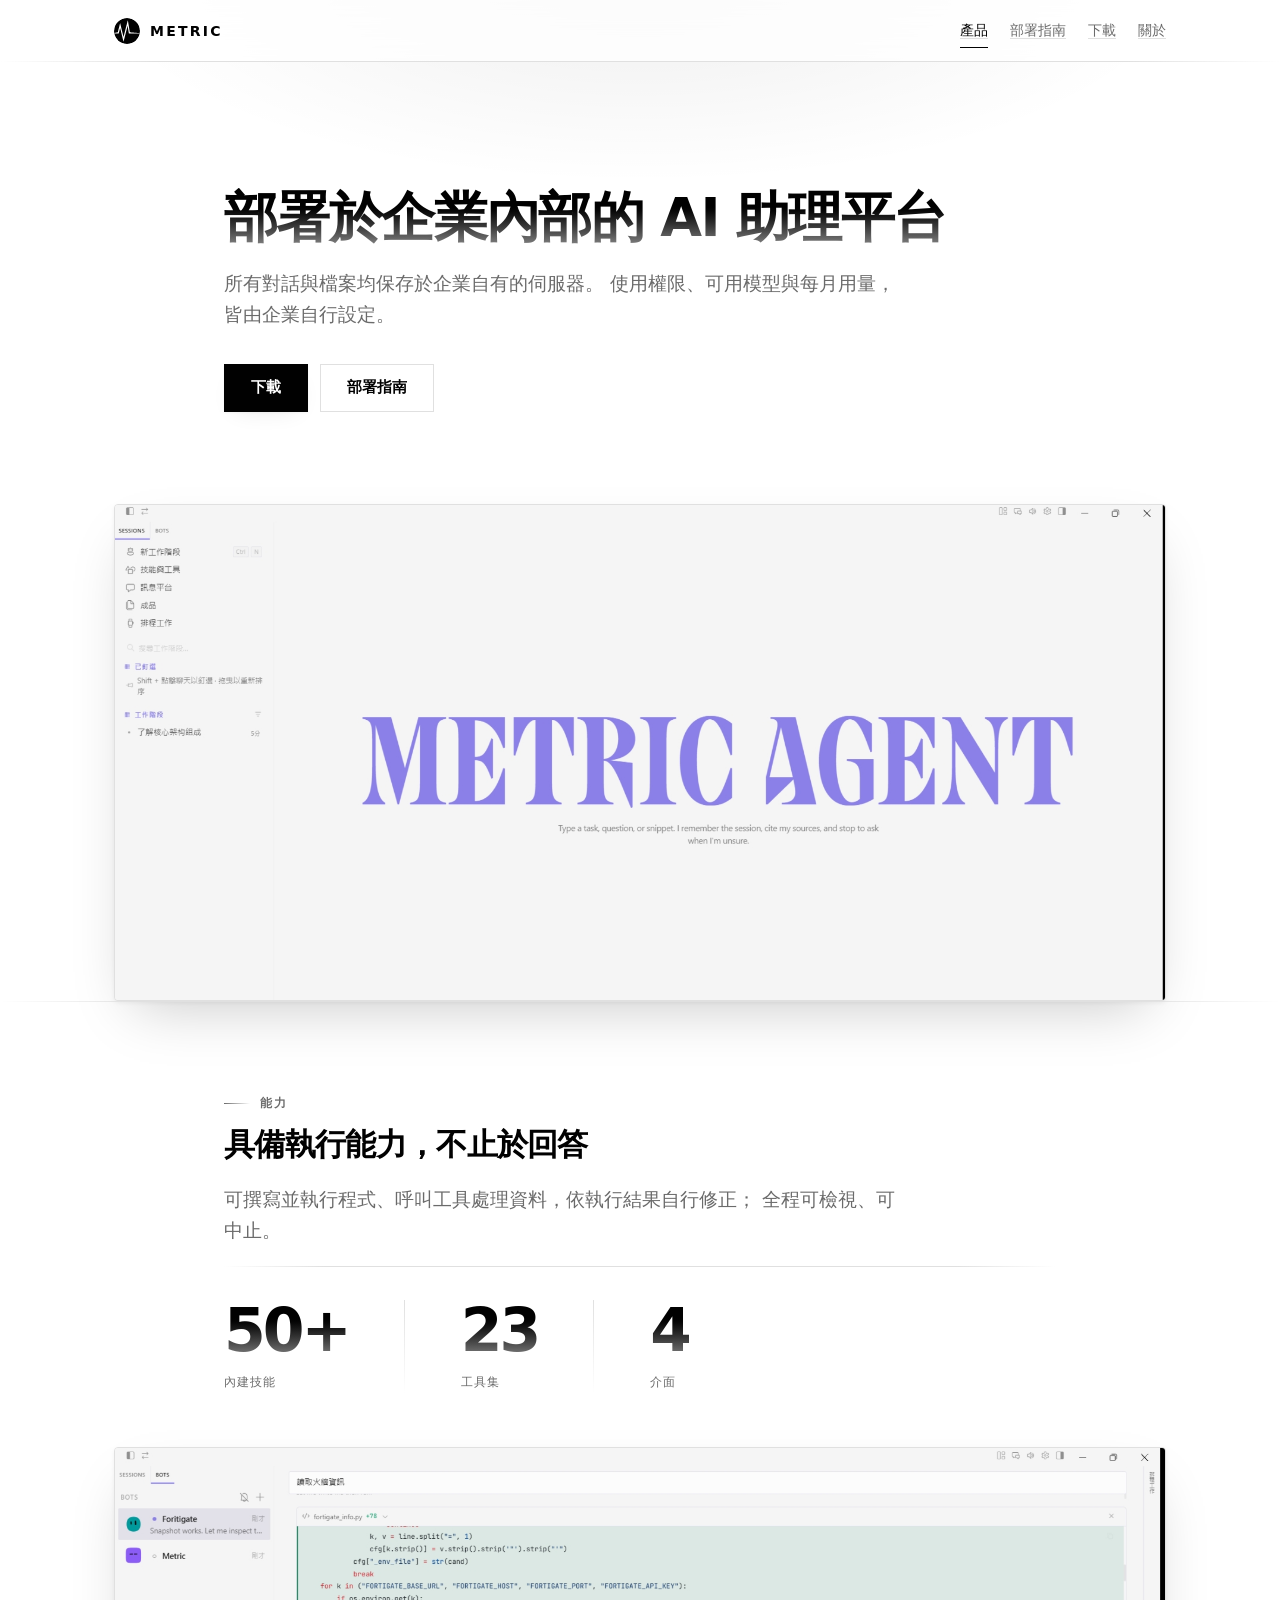
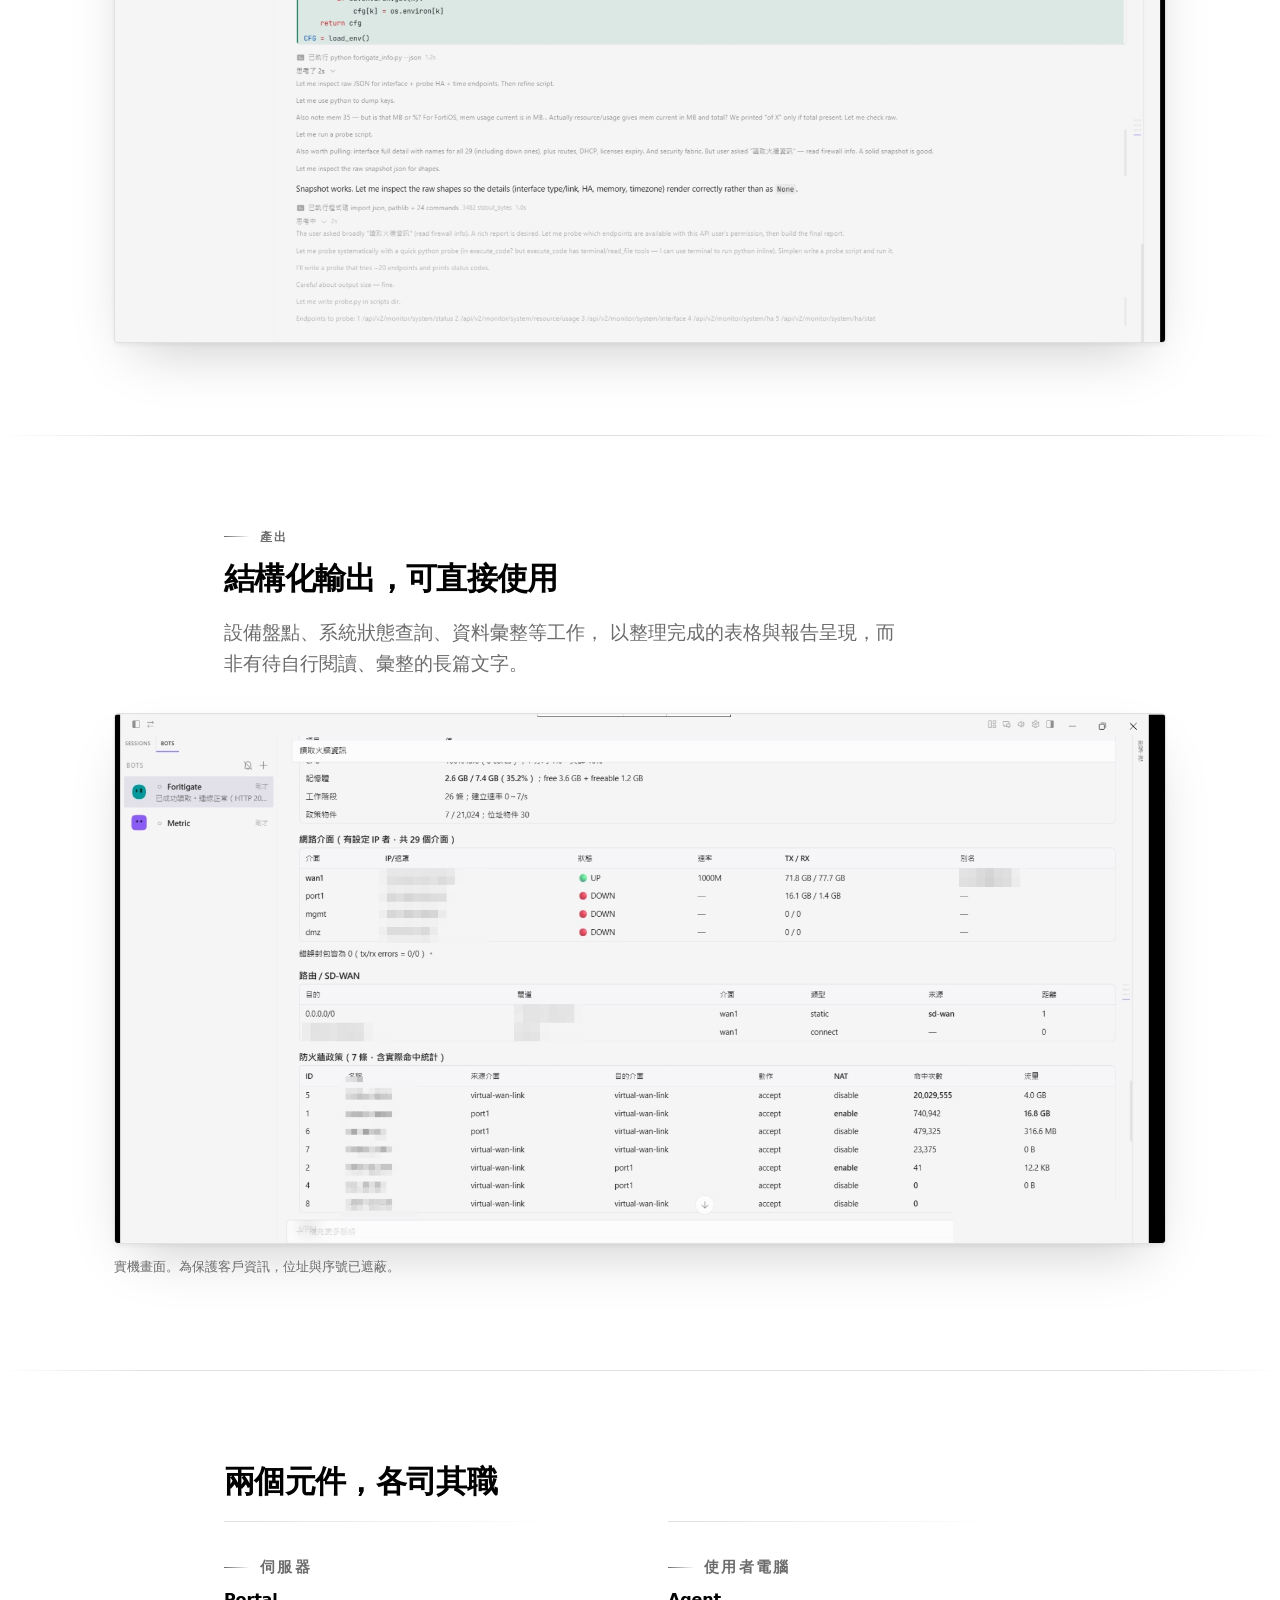
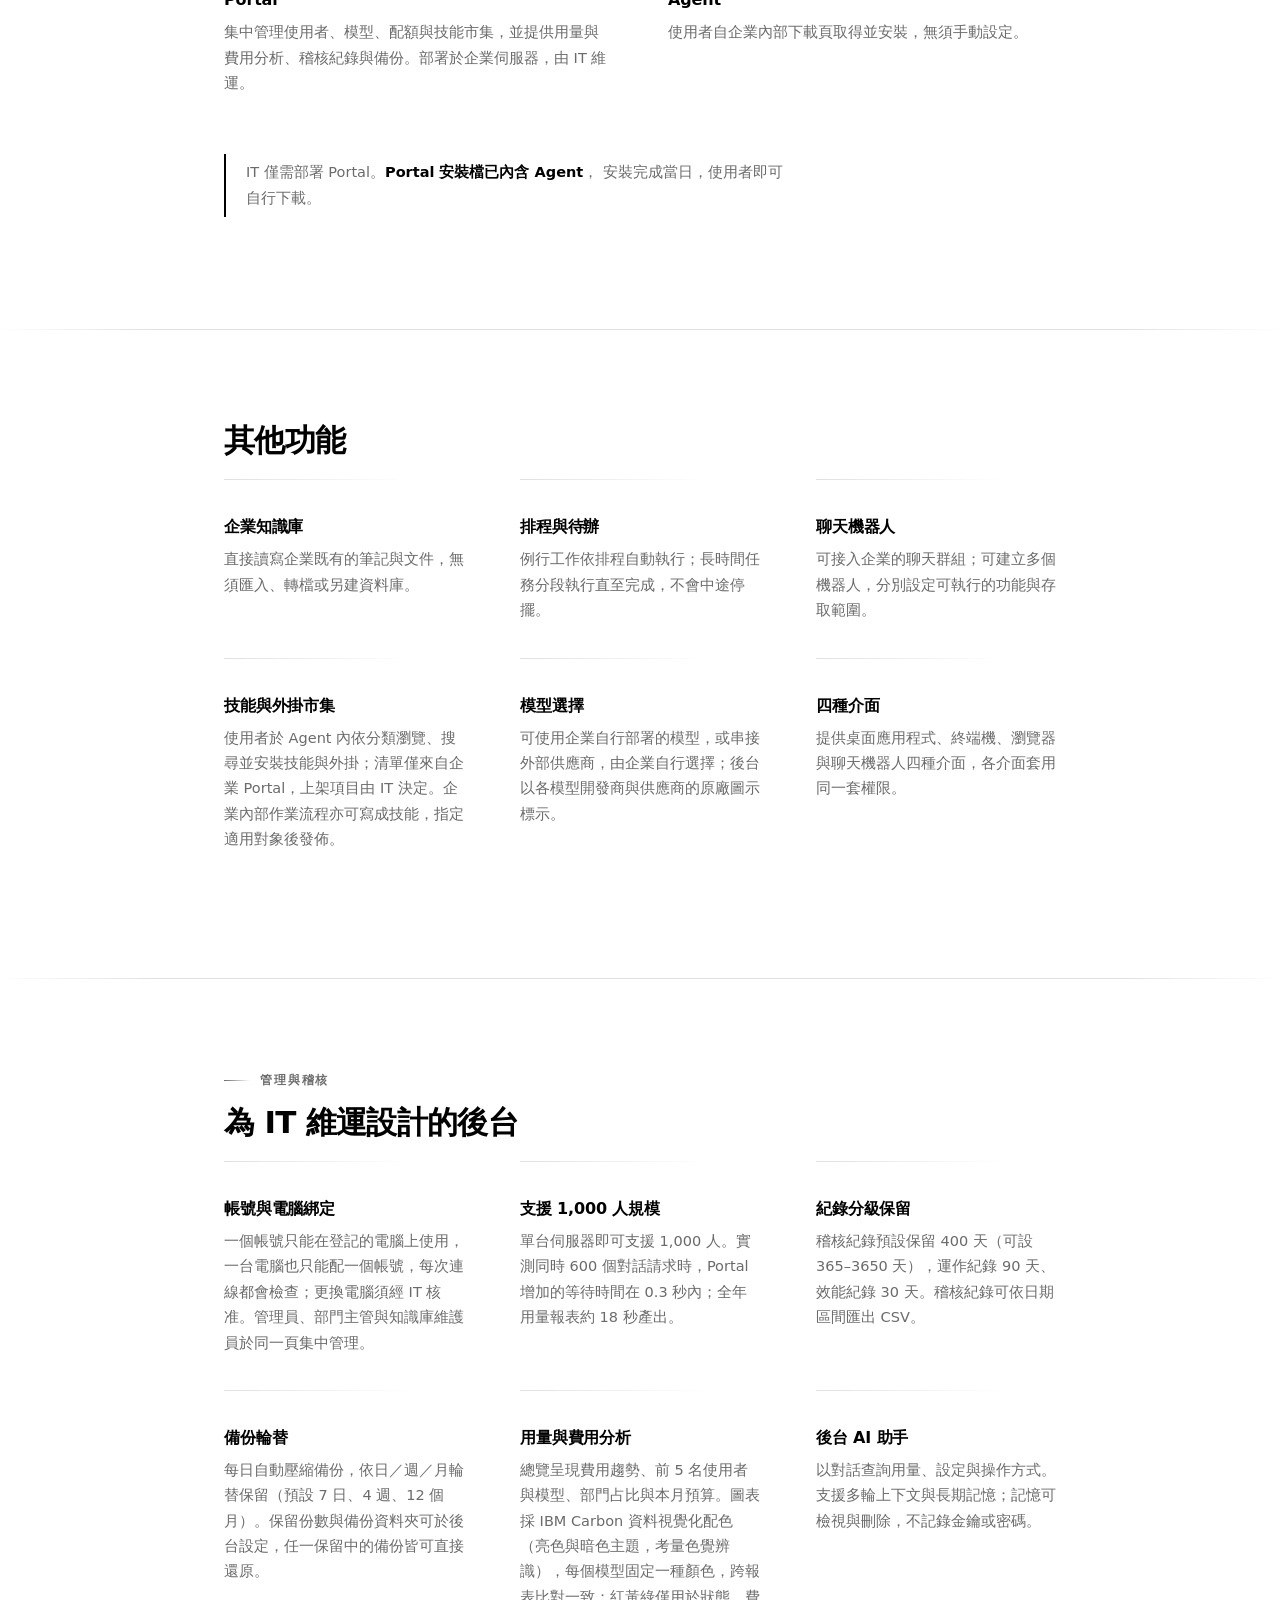
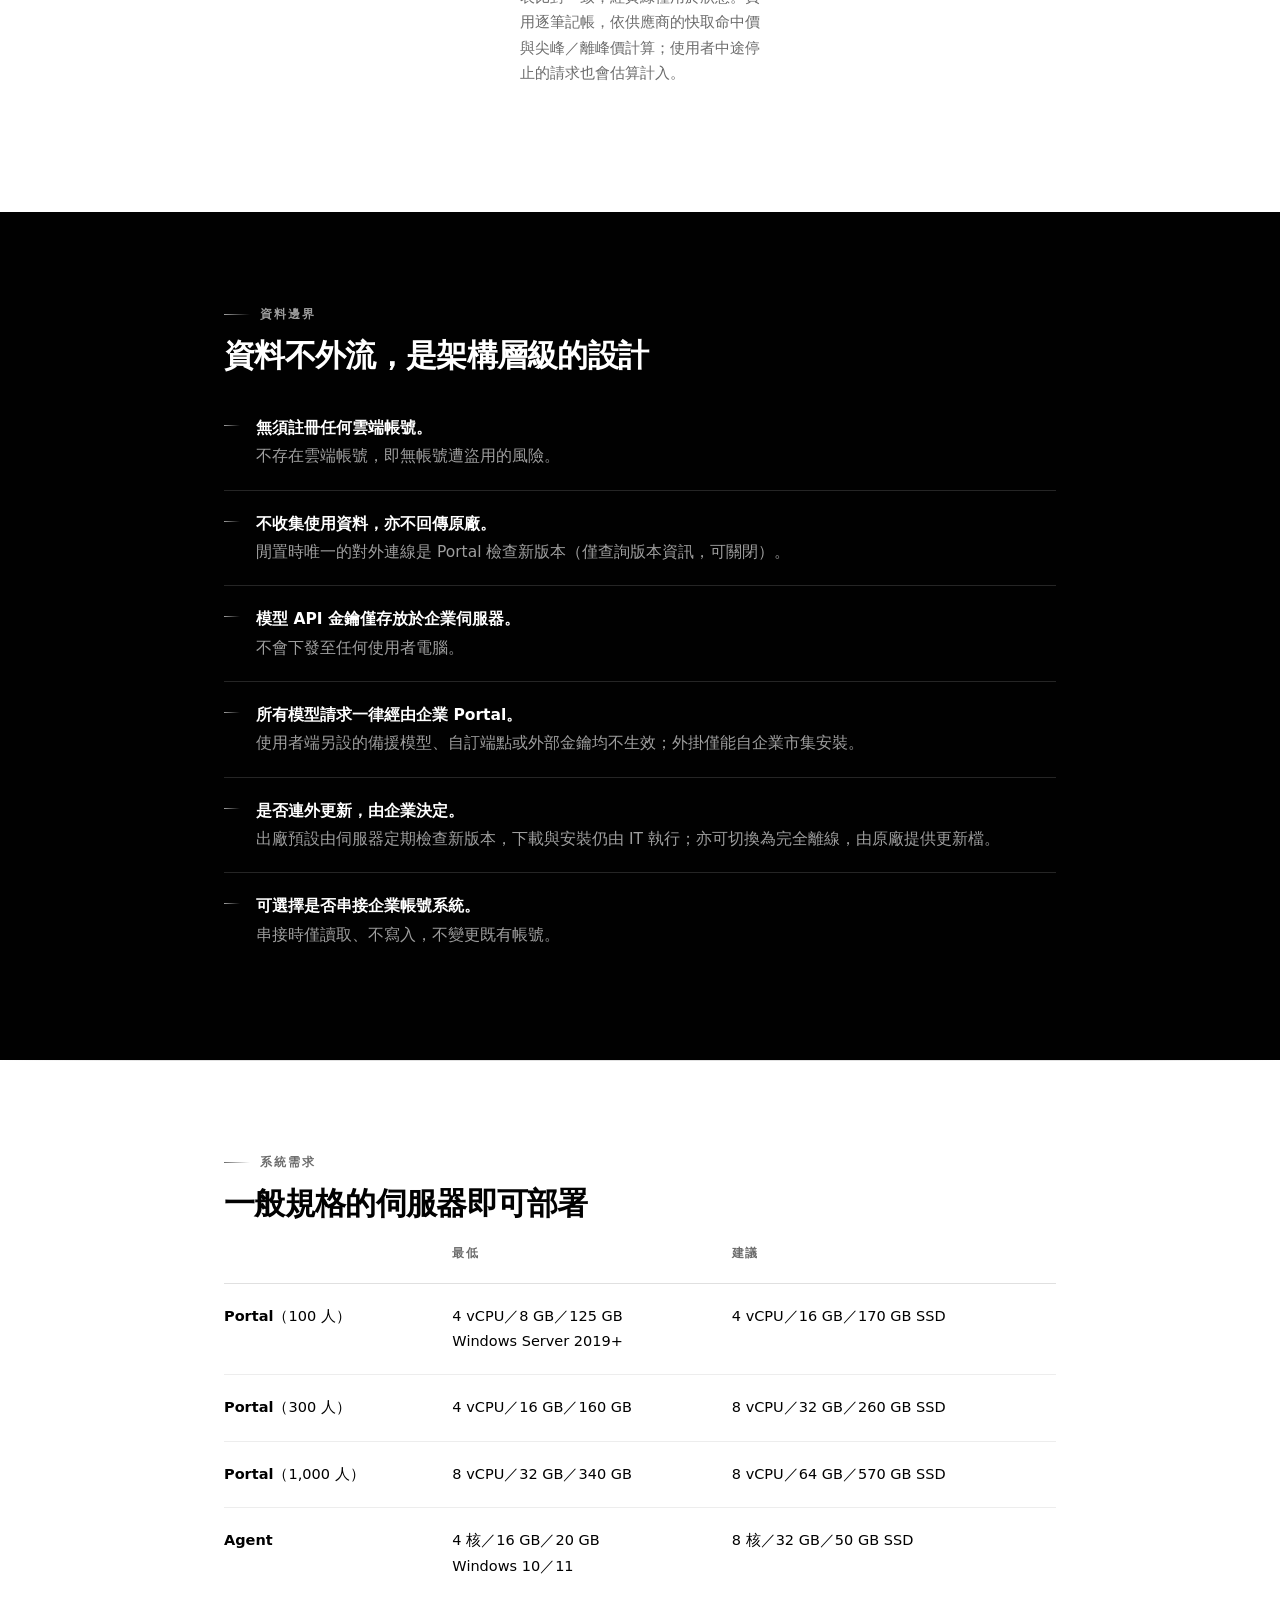
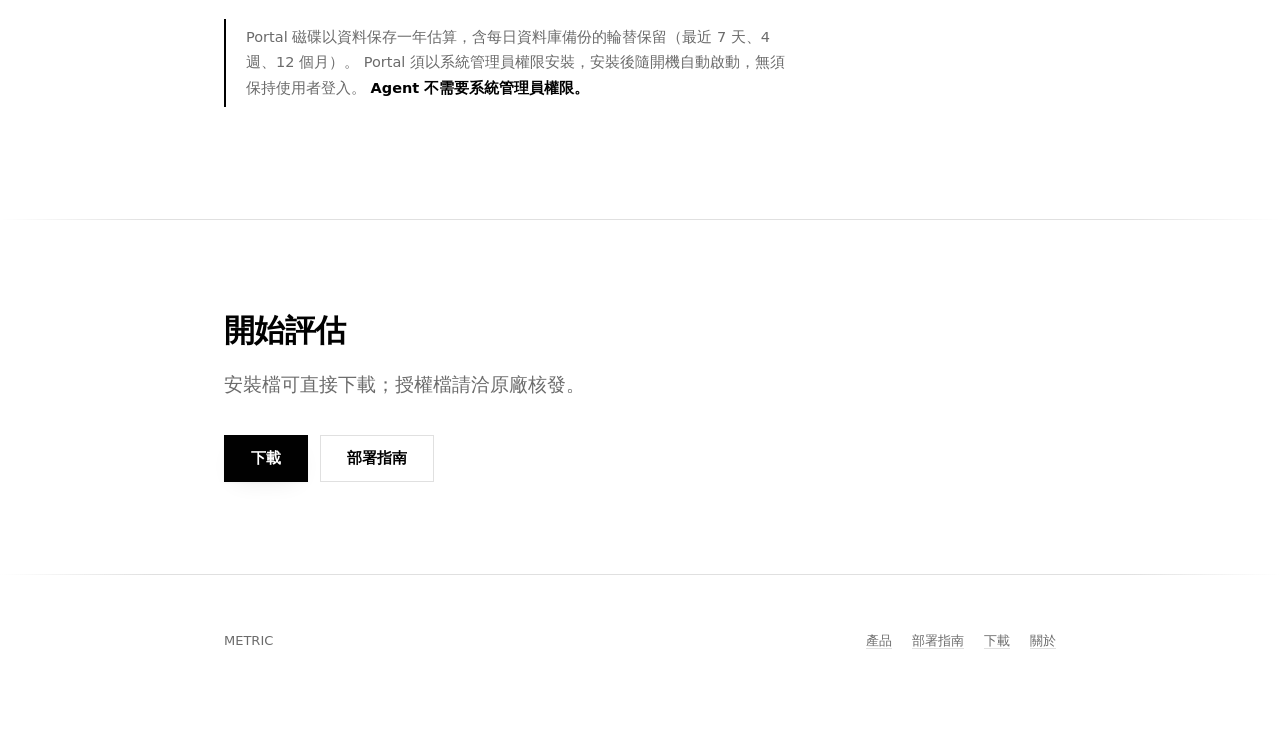
<file: index.html>
<!DOCTYPE html>
<html lang="zh-Hant">
<head>
<meta charset="utf-8">
<meta name="viewport" content="width=device-width,initial-scale=1">
<title>METRIC — 部署於企業內部的 AI 助理平台</title>
<meta name="description" content="METRIC 是部署於企業自有伺服器的 AI 助理平台。對話與檔案保存於企業內部；使用權限、可用模型與用量配額由企業自行管控。">
<link rel="icon" type="image/svg+xml" href="brand/metric-badge-ink.svg">
<link rel="alternate icon" href="brand/favicon.ico">
<link rel="apple-touch-icon" href="brand/apple-touch-icon.png">
<link rel="stylesheet" href="style.css">
<!-- 社群預覽（LINE／Slack／Teams 貼連結時長什麼樣）。
     🔴 og:image 必須是**絕對網址** —— 爬蟲不會套 <base>，相對路徑一律抓不到。
     沒有 og:image 時各家會自己去猜，實測 LINE 會抓 apple-touch-icon。
     🔴 圖只能用 brand/og-image.png（圓形黑底白波形）。品牌資料夾裡那幾個紅色的
     不是產品在用的標誌 —— 就是它害預覽圖跟品牌對不上過一次。
     搬到自有網域時這裡的絕對網址要一起換。 -->
<meta property="og:type" content="website">
<meta property="og:site_name" content="METRIC">
<meta property="og:locale" content="zh_TW">
<meta property="og:title" content="METRIC — 部署於企業內部的 AI 助理平台">
<meta property="og:description" content="METRIC 是部署於企業自有伺服器的 AI 助理平台。對話與檔案保存於企業內部；使用權限、可用模型與用量配額由企業自行管控。">
<meta property="og:url" content="https://mlmicocake-beep.github.io/metric-website/">
<meta property="og:image" content="https://mlmicocake-beep.github.io/metric-website/brand/og-image.png">
<meta property="og:image:width" content="1200">
<meta property="og:image:height" content="630">
<meta name="twitter:card" content="summary_large_image">

</head>
<body>

<header>
  <div class="nav">
    <a class="brand" href="index.html">
      <img class="mark" src="brand/metric-badge-ink.svg" alt="" aria-hidden="true">
      <span>METRIC</span>
    </a>
    <nav>
      <a href="index.html" aria-current="page">產品</a>
      <a href="guide.html">部署指南</a>
      <a href="download.html">下載</a>
      <a href="about.html">關於</a>
    </nav>
  </div>
</header>

<div class="hero">
  <div class="wrap">
    <h1>部署於企業內部的 AI 助理平台</h1>
    <p class="lead">
      所有對話與檔案均保存於企業自有的伺服器。
      使用權限、可用模型與每月用量，皆由企業自行設定。
    </p>
    <div class="cta">
      <a class="btn" href="download.html">下載</a>
      <a class="btn alt" href="guide.html">部署指南</a>
    </div>
  </div>
</div>

<div class="wide">
  <figure>
    <img src="img/app-home.png" alt="METRIC Agent 桌面應用程式主畫面"
           width="1764" height="832" fetchpriority="high">
  </figure>
</div>

<section>
  <div class="wrap">
    <p class="eyebrow">能力</p>
    <h2>具備執行能力，不止於回答</h2>
    <p class="lead">可撰寫並執行程式、呼叫工具處理資料，依執行結果自行修正；
       全程可檢視、可中止。</p>
    <div class="stats" style="margin-top:20px">
      <div class="stat"><div class="n">50+</div><div class="l">內建技能</div></div>
      <div class="stat"><div class="n">23</div><div class="l">工具集</div></div>
      <div class="stat"><div class="n">4</div><div class="l">介面</div></div>
    </div>
  </div>
  <!-- 🔴 密集的 UI 截圖要滿版。放進兩欄版塊時只有 458px 寬，表格文字完全看不清楚
       （實測量到的），那種圖等於沒放。 -->
  <div class="wide" style="margin-top:34px">
    <figure>
      <img src="img/app-work.png" alt="Agent 撰寫並執行 Python 腳本，依結果自行修正"
           width="1769" height="832" loading="lazy">
    </figure>
  </div>
</section>

<section>
  <div class="wrap">
    <p class="eyebrow">產出</p>
    <h2>結構化輸出，可直接使用</h2>
    <p class="lead">設備盤點、系統狀態查詢、資料彙整等工作，
       以整理完成的表格與報告呈現，而非有待自行閱讀、彙整的長篇文字。</p>
  </div>
  <div class="wide" style="margin-top:34px">
    <figure>
      <img src="img/app-report.png" alt="讀取網路設備後產出的結構化報告"
           width="1799" height="905" loading="lazy">
      <figcaption>實機畫面。為保護客戶資訊，位址與序號已遮蔽。</figcaption>
    </figure>
  </div>
</section>

<section>
  <div class="wrap">
    <h2>兩個元件，各司其職</h2>
    <div class="grid">
      <div class="card">
        <p class="eyebrow" style="margin:0 0 6px">伺服器</p>
        <h3>Portal</h3>
        <p>集中管理使用者、模型、配額與技能市集，並提供用量與費用分析、稽核紀錄與備份。部署於企業伺服器，由 IT 維運。</p>
      </div>
      <div class="card">
        <p class="eyebrow" style="margin:0 0 6px">使用者電腦</p>
        <h3>Agent</h3>
        <p>使用者自企業內部下載頁取得並安裝，無須手動設定。</p>
      </div>
    </div>
    <p class="note" style="margin-top:24px">
      IT 僅需部署 Portal。<b>Portal 安裝檔已內含 Agent</b>，
      安裝完成當日，使用者即可自行下載。
    </p>
  </div>
</section>

<section>
  <div class="wrap">
    <h2>其他功能</h2>
    <div class="grid">
      <div class="card">
        <h3>企業知識庫</h3>
        <p>直接讀寫企業既有的筆記與文件，無須匯入、轉檔或另建資料庫。</p>
      </div>
      <div class="card">
        <h3>排程與待辦</h3>
        <p>例行工作依排程自動執行；長時間任務分段執行直至完成，不會中途停擺。</p>
      </div>
      <div class="card">
        <h3>聊天機器人</h3>
        <p>可接入企業的聊天群組；可建立多個機器人，分別設定可執行的功能與存取範圍。</p>
      </div>
      <div class="card">
        <h3>技能與外掛市集</h3>
        <p>使用者於 Agent 內依分類瀏覽、搜尋並安裝技能與外掛；清單僅來自企業 Portal，上架項目由 IT 決定。企業內部作業流程亦可寫成技能，指定適用對象後發佈。</p>
      </div>
      <div class="card">
        <h3>模型選擇</h3>
        <p>可使用企業自行部署的模型，或串接外部供應商，由企業自行選擇；後台以各模型開發商與供應商的原廠圖示標示。</p>
      </div>
      <div class="card">
        <h3>四種介面</h3>
        <p>提供桌面應用程式、終端機、瀏覽器與聊天機器人四種介面，各介面套用同一套權限。</p>
      </div>
    </div>
  </div>
</section>

<section>
  <div class="wrap">
    <p class="eyebrow">管理與稽核</p>
    <h2>為 IT 維運設計的後台</h2>
    <div class="grid">
      <div class="card">
        <h3>帳號與電腦綁定</h3>
        <p>一個帳號只能在登記的電腦上使用，一台電腦也只能配一個帳號，每次連線都會檢查；更換電腦須經 IT 核准。管理員、部門主管與知識庫維護員於同一頁集中管理。</p>
      </div>
      <div class="card">
        <h3>支援 1,000 人規模</h3>
        <p>單台伺服器即可支援 1,000 人。實測同時 600 個對話請求時，Portal 增加的等待時間在 0.3 秒內；全年用量報表約 18 秒產出。</p>
      </div>
      <div class="card">
        <h3>紀錄分級保留</h3>
        <p>稽核紀錄預設保留 400 天（可設 365–3650 天），運作紀錄 90 天、效能紀錄 30 天。稽核紀錄可依日期區間匯出 CSV。</p>
      </div>
      <div class="card">
        <h3>備份輪替</h3>
        <p>每日自動壓縮備份，依日／週／月輪替保留（預設 7 日、4 週、12 個月）。保留份數與備份資料夾可於後台設定，任一保留中的備份皆可直接還原。</p>
      </div>
      <div class="card">
        <h3>用量與費用分析</h3>
        <p>總覽呈現費用趨勢、前 5 名使用者與模型、部門占比與本月預算。圖表採 IBM Carbon 資料視覺化配色（亮色與暗色主題，考量色覺辨識），每個模型固定一種顏色，跨報表比對一致；紅黃綠僅用於狀態。費用逐筆記帳，依供應商的快取命中價與尖峰／離峰價計算；使用者中途停止的請求也會估算計入。</p>
      </div>
      <div class="card">
        <h3>後台 AI 助手</h3>
        <p>以對話查詢用量、設定與操作方式。支援多輪上下文與長期記憶；記憶可檢視與刪除，不記錄金鑰或密碼。</p>
      </div>
    </div>
  </div>
</section>

<!-- 整段黑白反轉：這一站唯一的強調手段。放在「資料不外流」這一段 ——
     它是客戶最在意的一塊，值得在視覺上跟其他版塊分開。 -->
<section class="invert">
  <div class="wrap">
    <p class="eyebrow">資料邊界</p>
    <h2>資料不外流，是架構層級的設計</h2>
    <ul class="tick">
      <li><b>無須註冊任何雲端帳號。</b>不存在雲端帳號，即無帳號遭盜用的風險。</li>
      <li><b>不收集使用資料，亦不回傳原廠。</b>閒置時唯一的對外連線是 Portal 檢查新版本（僅查詢版本資訊，可關閉）。</li>
      <li><b>模型 API 金鑰僅存放於企業伺服器。</b>不會下發至任何使用者電腦。</li>
      <li><b>所有模型請求一律經由企業 Portal。</b>使用者端另設的備援模型、自訂端點或外部金鑰均不生效；外掛僅能自企業市集安裝。</li>
      <li><b>是否連外更新，由企業決定。</b>出廠預設由伺服器定期檢查新版本，下載與安裝仍由 IT 執行；亦可切換為完全離線，由原廠提供更新檔。</li>
      <li><b>可選擇是否串接企業帳號系統。</b>串接時僅讀取、不寫入，不變更既有帳號。</li>
    </ul>
  </div>
</section>

<section>
  <div class="wrap">
    <p class="eyebrow">系統需求</p>
    <h2>一般規格的伺服器即可部署</h2>
    <table>
      <tr><th></th><th>最低</th><th>建議</th></tr>
      <tr>
        <td><b>Portal</b>（100 人）</td>
        <td>4 vCPU／8 GB／125 GB<br>Windows Server 2019+</td>
        <td>4 vCPU／16 GB／170 GB SSD</td>
      </tr>
      <tr>
        <td><b>Portal</b>（300 人）</td>
        <td>4 vCPU／16 GB／160 GB</td>
        <td>8 vCPU／32 GB／260 GB SSD</td>
      </tr>
      <tr>
        <td><b>Portal</b>（1,000 人）</td>
        <td>8 vCPU／32 GB／340 GB</td>
        <td>8 vCPU／64 GB／570 GB SSD</td>
      </tr>
      <tr>
        <td><b>Agent</b></td>
        <td>4 核／16 GB／20 GB<br>Windows 10／11</td>
        <td>8 核／32 GB／50 GB SSD</td>
      </tr>
    </table>
    <p class="note" style="margin-top:20px">
      Portal 磁碟以資料保存一年估算，含每日資料庫備份的輪替保留（最近 7 天、4 週、12 個月）。
      Portal 須以系統管理員權限安裝，安裝後隨開機自動啟動，無須保持使用者登入。
      <b>Agent 不需要系統管理員權限。</b>
    </p>
  </div>
</section>

<section>
  <div class="wrap">
    <h2>開始評估</h2>
    <p class="lead" style="margin-bottom:0">安裝檔可直接下載；授權檔請洽原廠核發。</p>
    <div class="cta">
      <a class="btn" href="download.html">下載</a>
      <a class="btn alt" href="guide.html">部署指南</a>
    </div>
  </div>
</section>

<footer>
  <div class="wrap">
    <span>METRIC</span>
    <nav>
      <a href="index.html">產品</a>
      <a href="guide.html">部署指南</a>
      <a href="download.html">下載</a>
      <a href="about.html">關於</a>
    </nav>
  </div>
</footer>

</body>
</html>
</file>
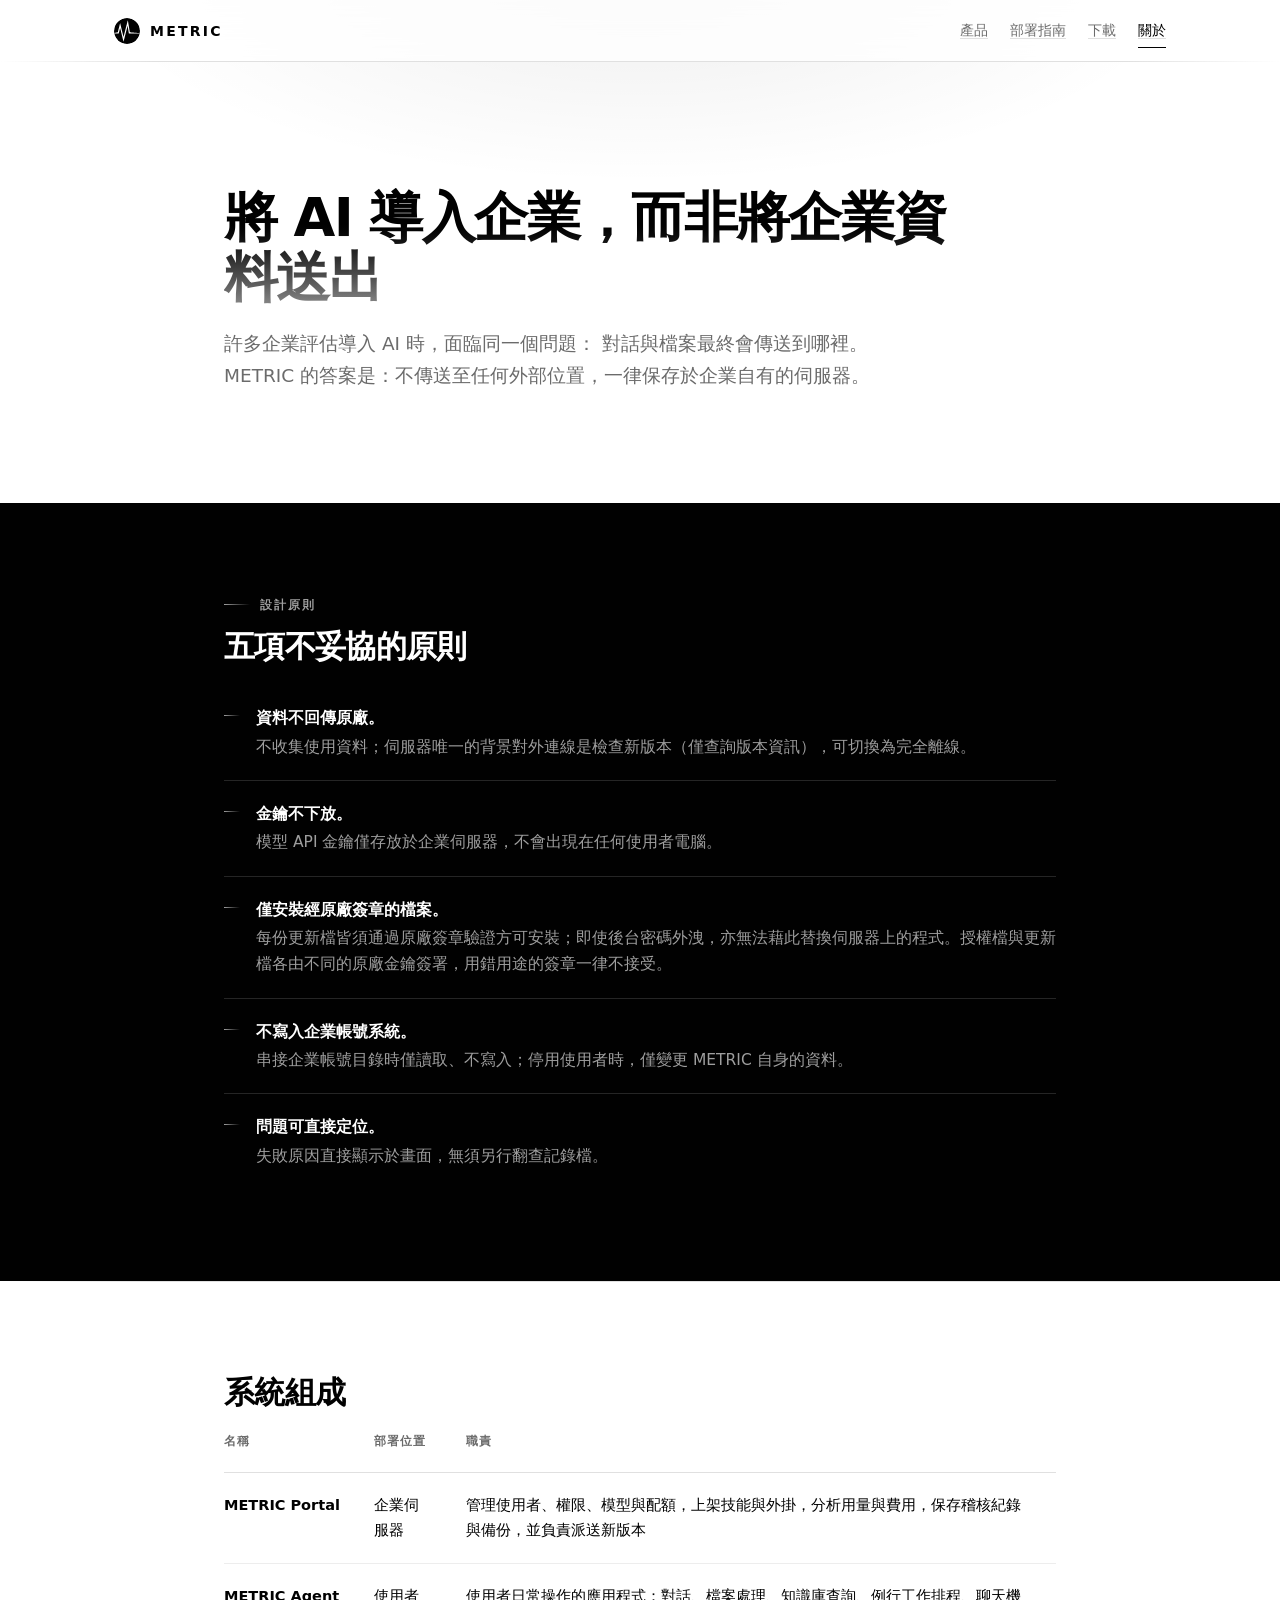
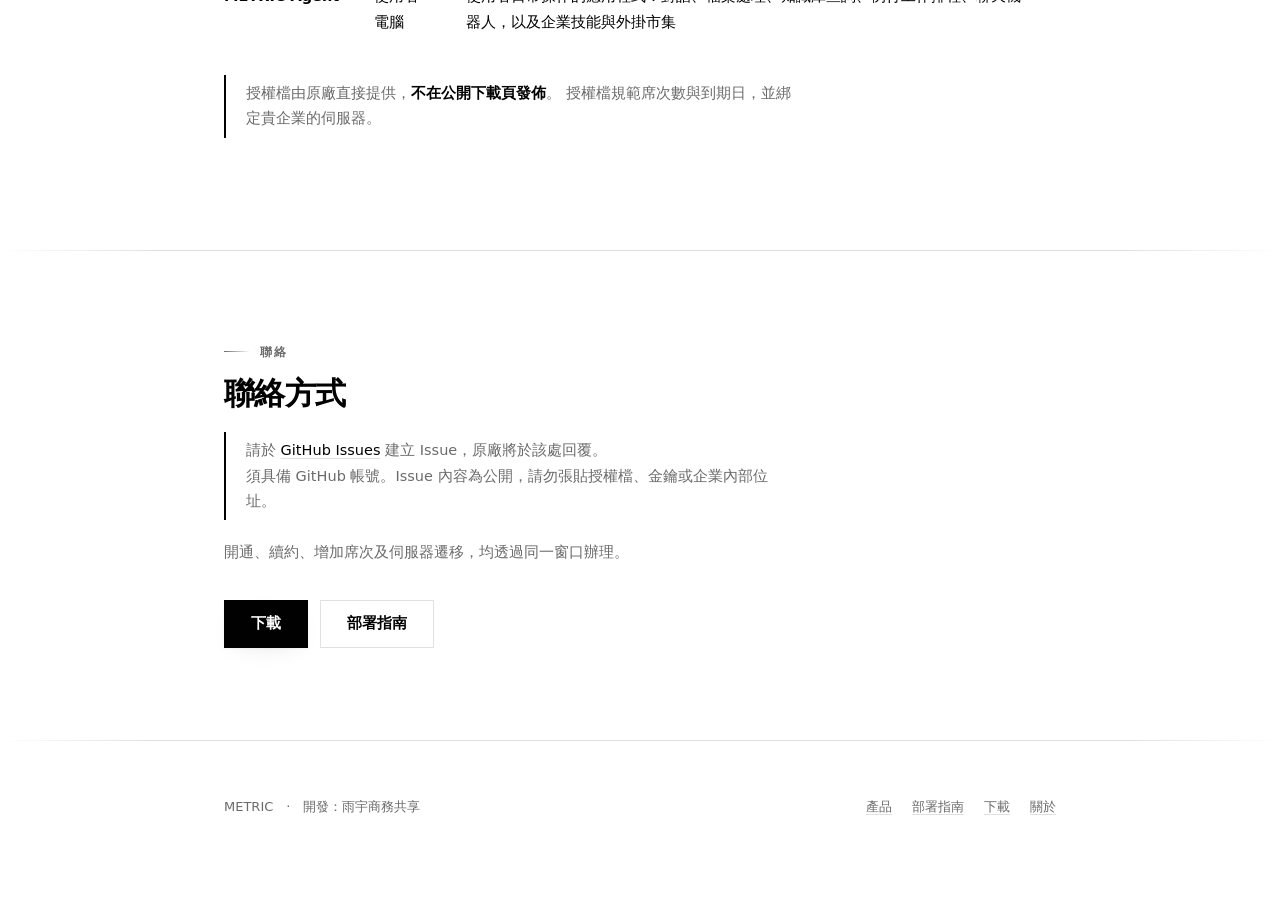
<file: about.html>
<!DOCTYPE html>
<html lang="zh-Hant">
<head>
<meta charset="utf-8">
<meta name="viewport" content="width=device-width,initial-scale=1">
<title>關於 — METRIC</title>
<meta name="description" content="METRIC 的設計原則、系統組成與聯絡方式。">
<link rel="icon" type="image/svg+xml" href="brand/metric-badge-ink.svg">
<link rel="alternate icon" href="brand/favicon.ico">
<link rel="apple-touch-icon" href="brand/apple-touch-icon.png">
<link rel="stylesheet" href="style.css">
<!-- 社群預覽（LINE／Slack／Teams 貼連結時長什麼樣）。
     🔴 og:image 必須是**絕對網址** —— 爬蟲不會套 <base>，相對路徑一律抓不到。
     沒有 og:image 時各家會自己去猜，實測 LINE 會抓 apple-touch-icon。
     🔴 圖只能用 brand/og-image.png（圓形黑底白波形）。品牌資料夾裡那幾個紅色的
     不是產品在用的標誌 —— 就是它害預覽圖跟品牌對不上過一次。
     搬到自有網域時這裡的絕對網址要一起換。 -->
<meta property="og:type" content="website">
<meta property="og:site_name" content="METRIC">
<meta property="og:locale" content="zh_TW">
<meta property="og:title" content="關於 — METRIC">
<meta property="og:description" content="METRIC 的設計原則、系統組成與聯絡方式。">
<meta property="og:url" content="https://mlmicocake-beep.github.io/metric-website/about.html">
<meta property="og:image" content="https://mlmicocake-beep.github.io/metric-website/brand/og-image.png">
<meta property="og:image:width" content="1200">
<meta property="og:image:height" content="630">
<meta name="twitter:card" content="summary_large_image">

</head>
<body>

<header>
  <div class="nav">
    <a class="brand" href="index.html">
      <img class="mark" src="brand/metric-badge-ink.svg" alt="" aria-hidden="true">
      <span>METRIC</span>
    </a>
    <nav>
      <a href="index.html">產品</a>
      <a href="guide.html">部署指南</a>
      <a href="download.html">下載</a>
      <a href="about.html" aria-current="page">關於</a>
    </nav>
  </div>
</header>

<div class="hero">
  <div class="wrap">
    <h1>將 AI 導入企業，而非將企業資料送出</h1>
    <p class="lead">
      許多企業評估導入 AI 時，面臨同一個問題：
      對話與檔案最終會傳送到哪裡。
      METRIC 的答案是：不傳送至任何外部位置，一律保存於企業自有的伺服器。
    </p>
  </div>
</div>

<!-- 反轉版塊：這一段是整頁的重點，用黑白對調把它跟其他段落分開。 -->
<section class="invert">
  <div class="wrap">
    <p class="eyebrow">設計原則</p>
    <h2>五項不妥協的原則</h2>
    <ul class="tick">
      <li><b>資料不回傳原廠。</b>不收集使用資料；伺服器唯一的背景對外連線是檢查新版本（僅查詢版本資訊），可切換為完全離線。</li>
      <li><b>金鑰不下放。</b>模型 API 金鑰僅存放於企業伺服器，不會出現在任何使用者電腦。</li>
      <li><b>僅安裝經原廠簽章的檔案。</b>每份更新檔皆須通過原廠簽章驗證方可安裝；即使後台密碼外洩，亦無法藉此替換伺服器上的程式。授權檔與更新檔各由不同的原廠金鑰簽署，用錯用途的簽章一律不接受。</li>
      <li><b>不寫入企業帳號系統。</b>串接企業帳號目錄時僅讀取、不寫入；停用使用者時，僅變更 METRIC 自身的資料。</li>
      <li><b>問題可直接定位。</b>失敗原因直接顯示於畫面，無須另行翻查記錄檔。</li>
    </ul>
  </div>
</section>

<section>
  <div class="wrap">
    <h2>系統組成</h2>
    <table>
      <tr><th>名稱</th><th>部署位置</th><th>職責</th></tr>
      <tr><td><b>METRIC Portal</b></td><td>企業伺服器</td>
          <td>管理使用者、權限、模型與配額，上架技能與外掛，分析用量與費用，保存稽核紀錄與備份，並負責派送新版本</td></tr>
      <tr><td><b>METRIC Agent</b></td><td>使用者電腦</td>
          <td>使用者日常操作的應用程式：對話、檔案處理、知識庫查詢、例行工作排程、聊天機器人，以及企業技能與外掛市集</td></tr>
    </table>
    <p class="note" style="margin-top:20px">
      授權檔由原廠直接提供，<b>不在公開下載頁發佈</b>。
      授權檔規範席次數與到期日，並綁定貴企業的伺服器。
    </p>
  </div>
</section>

<section>
  <div class="wrap">
    <p class="eyebrow">聯絡</p>
    <h2>聯絡方式</h2>
    <!-- 暫時走 GitHub Issues。確定對外窗口（信箱或表單）之後換掉這一段。 -->
    <p class="note">
      請於 <a href="https://github.com/mlmicocake-beep/metric-releases/issues">GitHub Issues</a>
      建立 Issue，原廠將於該處回覆。<br>
      須具備 GitHub 帳號。Issue 內容為公開，請勿張貼授權檔、金鑰或企業內部位址。
    </p>
    <p style="color:var(--muted-fg);font-size:14.5px;margin-top:20px">
      開通、續約、增加席次及伺服器遷移，均透過同一窗口辦理。
    </p>
    <div class="cta">
      <a class="btn" href="download.html">下載</a>
      <a class="btn alt" href="guide.html">部署指南</a>
    </div>
  </div>
</section>

<footer>
  <div class="wrap">
    <span>METRIC　·　開發：雨宇商務共享</span>
    <nav>
      <a href="index.html">產品</a>
      <a href="guide.html">部署指南</a>
      <a href="download.html">下載</a>
      <a href="about.html">關於</a>
    </nav>
  </div>
</footer>

</body>
</html>
</file>
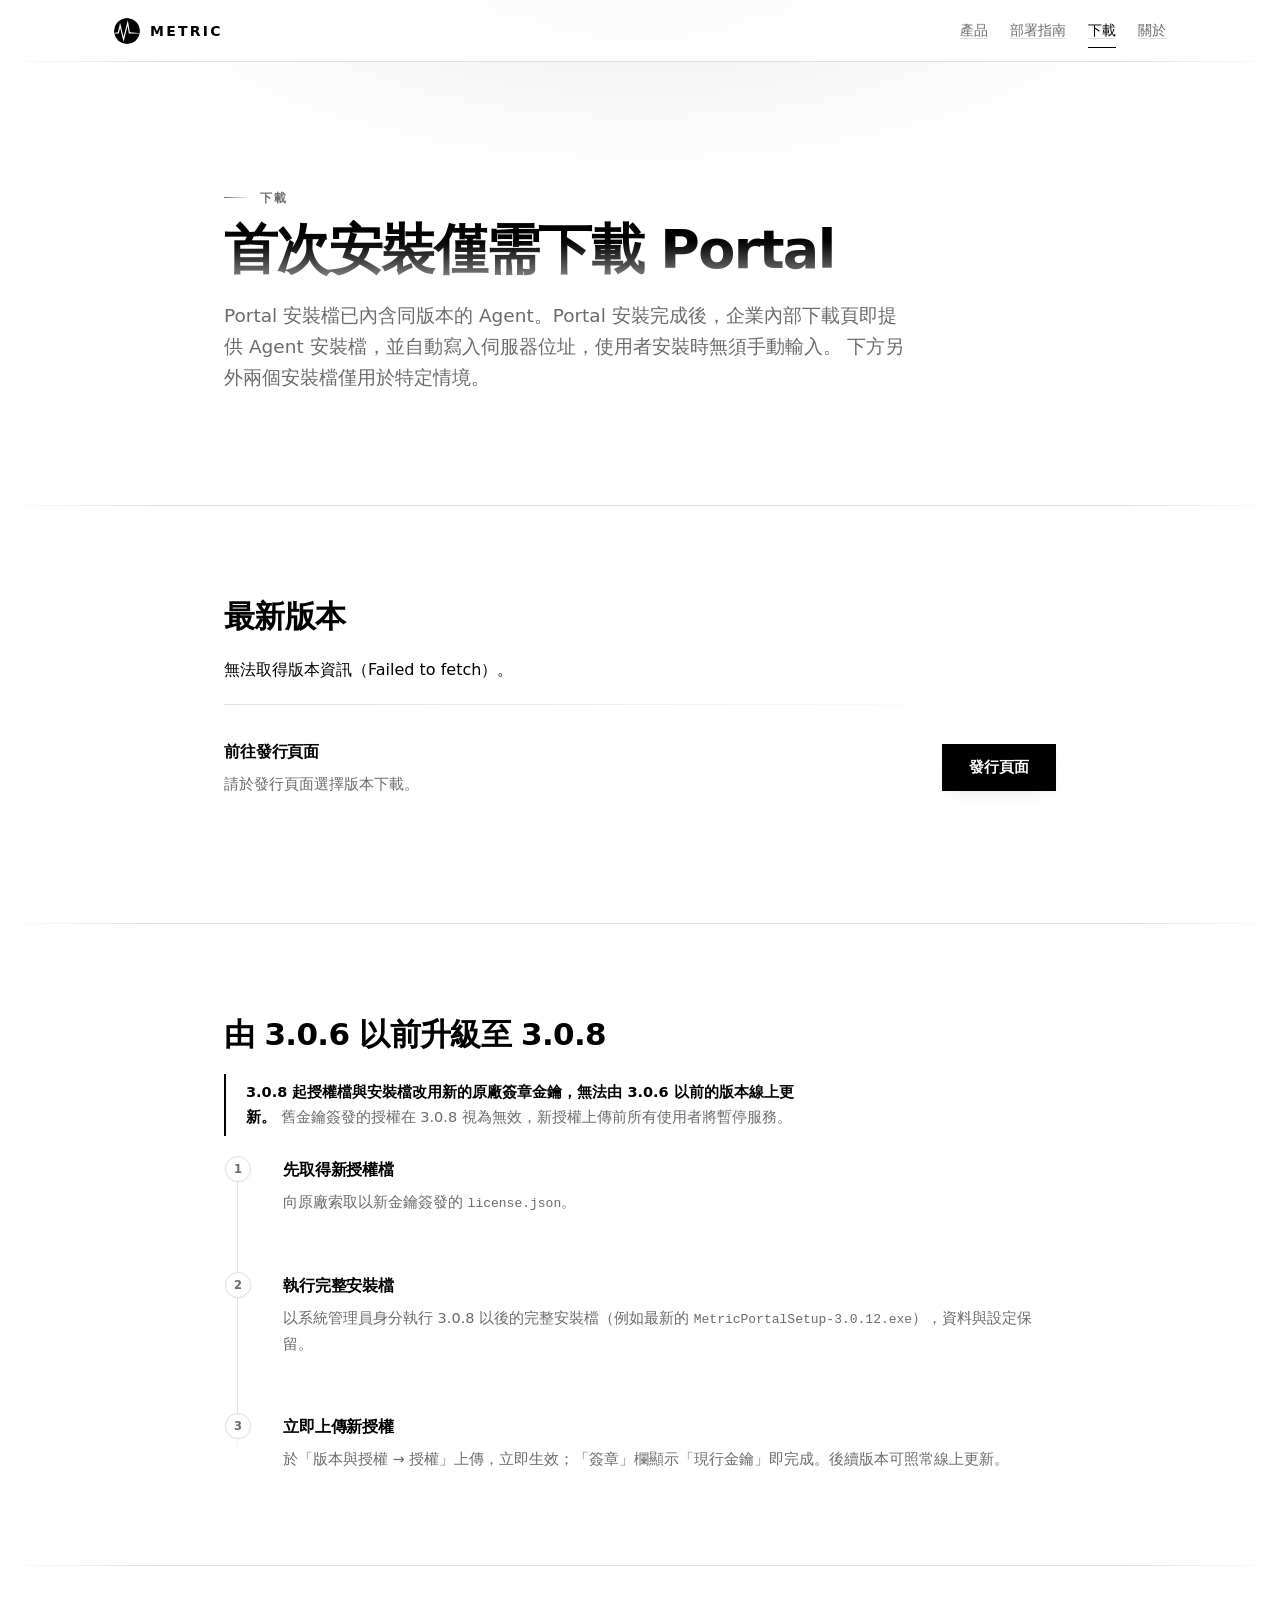
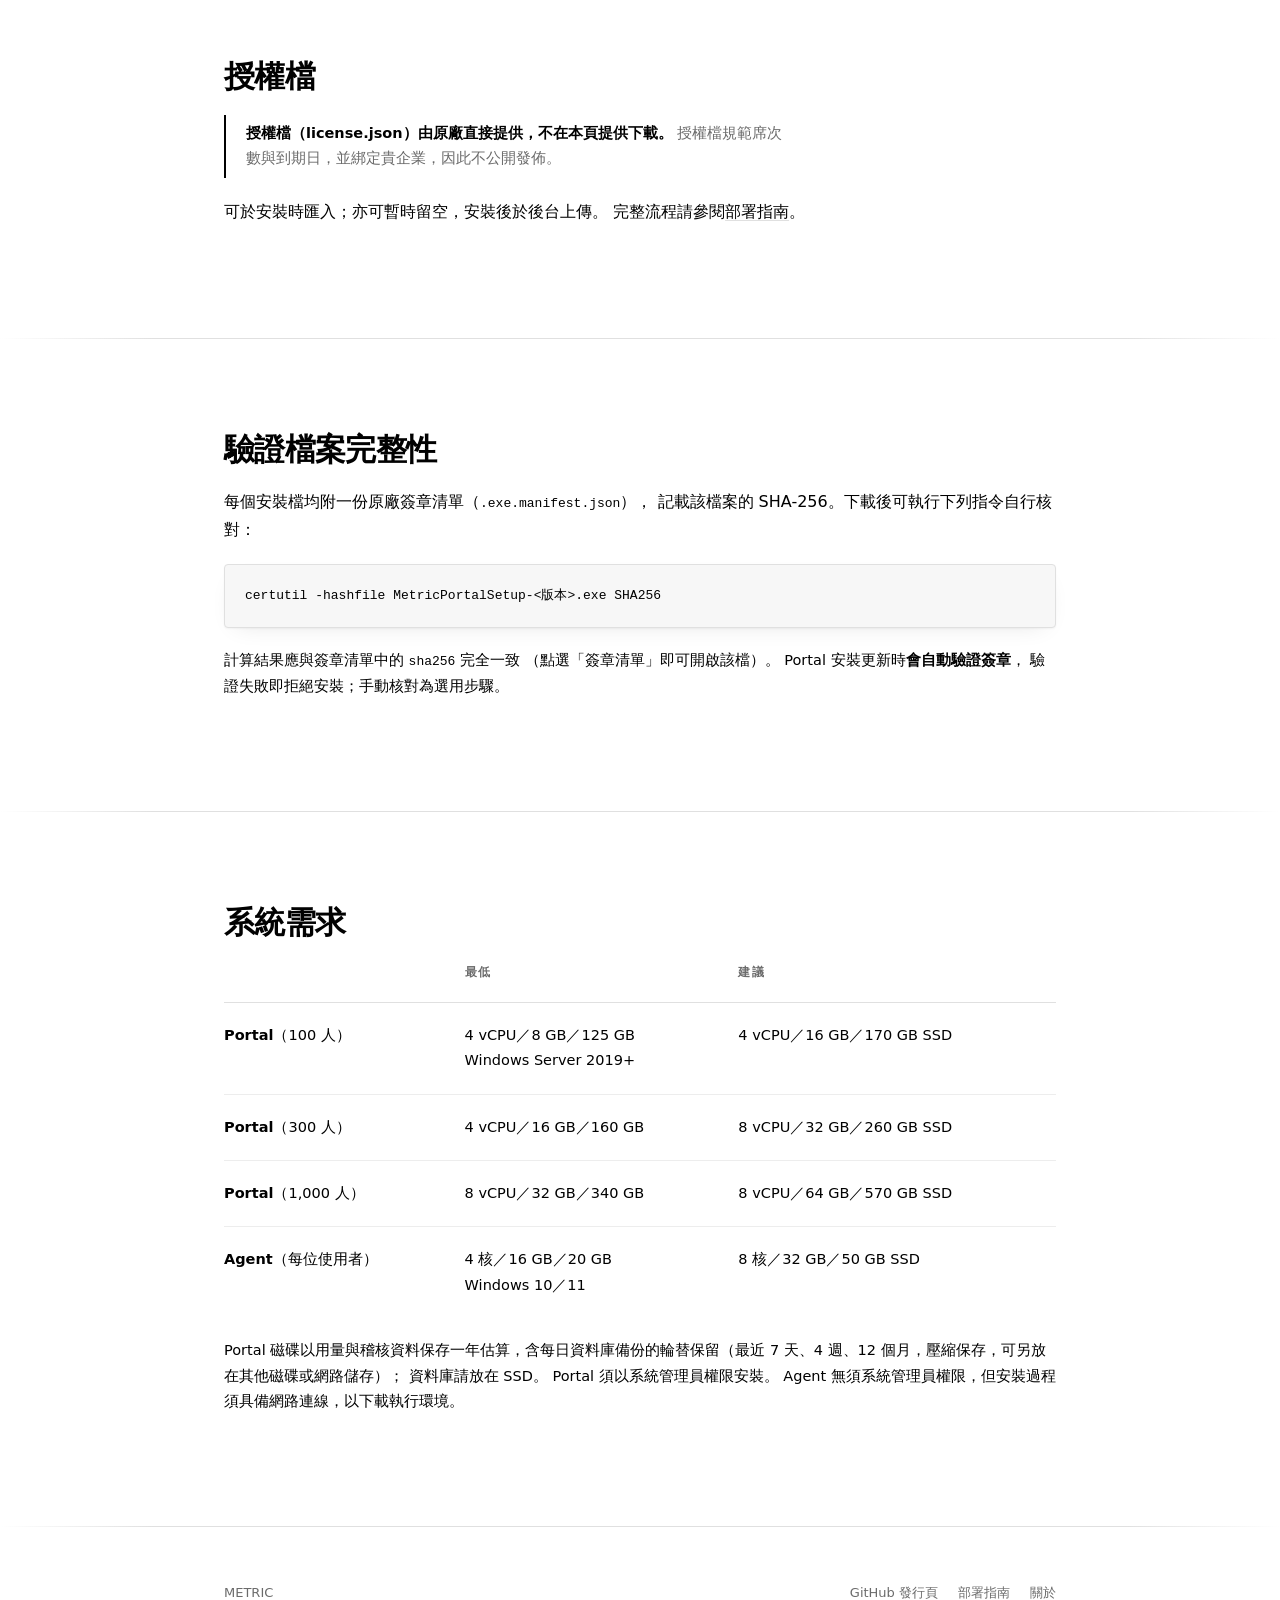
<file: download.html>
<!DOCTYPE html>
<html lang="zh-Hant">
<head>
<meta charset="utf-8">
<meta name="viewport" content="width=device-width,initial-scale=1">
<title>下載 — METRIC</title>
<meta name="description" content="下載 METRIC 安裝檔。Portal 安裝檔已內含 Agent，首次安裝僅需下載此檔；另提供不含 Agent 的 Portal 安裝檔與 Agent 獨立安裝檔。授權檔由技術支援另行提供。">
<link rel="icon" type="image/svg+xml" href="brand/metric-badge-ink.svg">
<link rel="alternate icon" href="brand/favicon.ico">
<link rel="apple-touch-icon" href="brand/apple-touch-icon.png">
<link rel="stylesheet" href="style.css">
<!-- 社群預覽（LINE／Slack／Teams 貼連結時長什麼樣）。
     🔴 og:image 必須是**絕對網址** —— 爬蟲不會套 <base>，相對路徑一律抓不到。
     沒有 og:image 時各家會自己去猜，實測 LINE 會抓 apple-touch-icon。
     🔴 圖只能用 brand/og-image.png（圓形黑底白波形）。品牌資料夾裡那幾個紅色的
     不是產品在用的標誌 —— 就是它害預覽圖跟品牌對不上過一次。
     搬到自有網域時這裡的絕對網址要一起換。 -->
<meta property="og:type" content="website">
<meta property="og:site_name" content="METRIC">
<meta property="og:locale" content="zh_TW">
<meta property="og:title" content="下載 — METRIC">
<meta property="og:description" content="下載 METRIC 安裝檔。Portal 安裝檔已內含 Agent，首次安裝僅需下載此檔。">
<meta property="og:url" content="https://mlmicocake-beep.github.io/metric-website/download.html">
<meta property="og:image" content="https://mlmicocake-beep.github.io/metric-website/brand/og-image.png">
<meta property="og:image:width" content="1200">
<meta property="og:image:height" content="630">
<meta name="twitter:card" content="summary_large_image">
<style>
  .files{display:grid;grid-template-columns:1fr auto auto;gap:8px 16px;align-items:center;margin-top:14px;font-size:14.5px}
  .files .n{color:var(--fg2)}
  .files a{white-space:nowrap}
  .dim{color:var(--fg2)}
</style>
</head>
<body>

<header>
  <div class="nav">
    <a class="brand" href="index.html"><img class="mark" src="brand/metric-badge-ink.svg" alt="" aria-hidden="true">
      <span>METRIC</span></a>
    <nav>
      <a href="index.html">產品</a>
      <a href="guide.html">部署指南</a>
      <a href="download.html" aria-current="page">下載</a>
      <a href="about.html">關於</a>
    </nav>
  </div>
</header>

<div class="hero">
  <div class="wrap">
    <p class="eyebrow">下載</p>
    <h1>首次安裝僅需下載 Portal</h1>
    <p class="lead">
      Portal 安裝檔已內含同版本的 Agent。Portal 安裝完成後，企業內部下載頁即提供
      Agent 安裝檔，並自動寫入伺服器位址，使用者安裝時無須手動輸入。
      下方另外兩個安裝檔僅用於特定情境。
    </p>
  </div>
</div>

<section>
  <div class="wrap">
    <h2>最新版本</h2>
    <div id="list"><p class="dim">讀取版本資訊中…</p></div>
  </div>
</section>

<section>
  <div class="wrap">
    <h2>由 3.0.6 以前升級至 3.0.8</h2>
    <p class="note">
      <b>3.0.8 起授權檔與安裝檔改用新的原廠簽章金鑰，無法由 3.0.6 以前的版本線上更新。</b>
      舊金鑰簽發的授權在 3.0.8 視為無效，新授權上傳前所有使用者將暫停服務。
    </p>
    <ol class="steps" style="margin-top:20px">
      <li><h3>先取得新授權檔</h3><p>向原廠索取以新金鑰簽發的 <span class="mono">license.json</span>。</p></li>
      <li><h3>執行完整安裝檔</h3><p>以系統管理員身分執行 3.0.8 以後的完整安裝檔（例如最新的 <span class="mono">MetricPortalSetup-3.0.12.exe</span>），資料與設定保留。</p></li>
      <li><h3>立即上傳新授權</h3><p>於「版本與授權 → 授權」上傳，立即生效；「簽章」欄顯示「現行金鑰」即完成。後續版本可照常線上更新。</p></li>
    </ol>
  </div>
</section>

<section>
  <div class="wrap">
    <h2>授權檔</h2>
    <p class="note">
      <b>授權檔（license.json）由原廠直接提供，不在本頁提供下載。</b>
      授權檔規範席次數與到期日，並綁定貴企業，因此不公開發佈。
    </p>
    <p style="margin-top:20px">
      可於安裝時匯入；亦可暫時留空，安裝後於後台上傳。
      完整流程請參閱<a href="guide.html">部署指南</a>。
    </p>
  </div>
</section>

<section>
  <div class="wrap">
    <h2>驗證檔案完整性</h2>
    <p>每個安裝檔均附一份原廠簽章清單（<span class="mono">.exe.manifest.json</span>），
       記載該檔案的 SHA-256。下載後可執行下列指令自行核對：</p>
    <pre>certutil -hashfile MetricPortalSetup-&lt;版本&gt;.exe SHA256</pre>
    <p style="color:var(--fg2);font-size:14.5px">
      計算結果應與簽章清單中的 <span class="mono">sha256</span> 完全一致
      （點選「簽章清單」即可開啟該檔）。
      Portal 安裝更新時<b>會自動驗證簽章</b>，
      驗證失敗即拒絕安裝；手動核對為選用步驟。
    </p>
  </div>
</section>

<section>
  <div class="wrap">
    <h2>系統需求</h2>
    <table>
      <tr><th></th><th>最低</th><th>建議</th></tr>
      <tr><td><b>Portal</b>（100 人）</td>
          <td>4 vCPU／8 GB／125 GB<br>Windows Server 2019+</td>
          <td>4 vCPU／16 GB／170 GB SSD</td></tr>
      <tr><td><b>Portal</b>（300 人）</td>
          <td>4 vCPU／16 GB／160 GB</td>
          <td>8 vCPU／32 GB／260 GB SSD</td></tr>
      <tr><td><b>Portal</b>（1,000 人）</td>
          <td>8 vCPU／32 GB／340 GB</td>
          <td>8 vCPU／64 GB／570 GB SSD</td></tr>
      <tr><td><b>Agent</b>（每位使用者）</td>
          <td>4 核／16 GB／20 GB<br>Windows 10／11</td>
          <td>8 核／32 GB／50 GB SSD</td></tr>
    </table>
    <p style="margin-top:20px;color:var(--fg2);font-size:14.5px">
      Portal 磁碟以用量與稽核資料保存一年估算，含每日資料庫備份的輪替保留（最近 7 天、4 週、12 個月，壓縮保存，可另放在其他磁碟或網路儲存）；
      資料庫請放在 SSD。
      Portal 須以系統管理員權限安裝。
      Agent 無須系統管理員權限，但安裝過程須具備網路連線，以下載執行環境。
    </p>
  </div>
</section>

<footer>
  <div class="wrap">
    <span id="src">METRIC</span>
    <nav>
      <a id="allrel" href="#">GitHub 發行頁</a>
      <a href="guide.html">部署指南</a>
      <a href="about.html">關於</a>
    </nav>
  </div>
</footer>

<script>
// ── 版本資訊在瀏覽器端即時抓，不寫死在這一頁 ────────────────────────────
// 🔴 發新版時**這一頁完全不用改**。靜態下載頁最常見的失效方式就是「改了程式
// 忘記改頁面」，於是使用者一直下載到舊版，而且沒有人會發現。
// 抓不到時退回「前往發行頁面」，不要變成一片空白。
//
// 一個 release 有三個安裝檔，各配一份簽章清單：
//   MetricPortalSetup-<版>.exe              Portal，**內含同一版的 Agent**（第一次安裝用這個）
//   MetricPortalSetup-<版>-portal-only.exe  Portal，不含 Agent（只升 Portal 用）
//   Metric-Setup-<版>.exe                   Agent 單獨的安裝檔
// 🔴 兩個 Portal 檔名都以 MetricPortalSetup 開頭 —— 先認 -portal-only，否則它會被
// 當成一般的 Portal，畫面上兩個位置都顯示同一個檔。
// 2026-09-21 前還有一個 zip 同捆包，已經拿掉：Portal 安裝檔本身就內含 Agent，
// 再打一層 zip 只是把同一份東西給兩次。
var REPO = "mlmicocake-beep/metric-releases";
var API = "https://api.github.com/repos/" + REPO + "/releases";

function esc(s){ return String(s == null ? "" : s).replace(/[&<>"']/g,
  function(c){ return {"&":"&amp;","<":"&lt;",">":"&gt;",'"':"&quot;","'":"&#39;"}[c]; }); }
function mb(n){ return (n/1048576).toFixed(1) + " MB"; }
function ver(name){ var m = String(name).match(/(\d+(?:\.\d+){1,3})/); return m ? m[1] : ""; }
// Agent 的版號給人看時寫成 0.21.5+N（檔名與 tag 仍是 0.21.5.N，例如 0.21.5+9 ↔ 0.21.5.9）。Portal 只有三段，不受影響。
function disp(v){ return String(v).replace(/^(\d+\.\d+\.\d+)\.(\d+)$/, "$1+$2"); }

// 把一個 release 的附件分門別類。
function sortAssets(rel){
  var out = {portal:null, portalManifest:null, portalOnly:null, portalOnlyManifest:null,
             agent:null, agentManifest:null, other:[]};
  (rel.assets || []).forEach(function(a){
    var n = a.name, manifest = /\.manifest\.json$/i.test(n);
    if (/^MetricPortalSetup.*-portal-only\.exe/i.test(n)) {
      if (manifest) { out.portalOnlyManifest = a; } else { out.portalOnly = a; }
    } else if (/^MetricPortalSetup/i.test(n) && /\.exe/i.test(n)) {
      if (manifest) { out.portalManifest = a; } else { out.portal = a; }
    } else if (/^Metric-Setup/i.test(n) && /\.exe/i.test(n)) {
      if (manifest) { out.agentManifest = a; } else { out.agent = a; }
    } else { out.other.push(a); }
  });
  return out;
}

// 一張卡＝一個下載選項。primary 那張按鈕是實心的，其餘是次要樣式。
function downloadCard(o){
  if (!o.asset) return "";
  return '<div class="card" style="margin-bottom:12px">'
    + '<div style="display:flex;gap:16px;align-items:center;flex-wrap:wrap">'
    + '<div style="flex:1;min-width:240px">'
    + '<h3>' + esc(o.title) + (o.badge ? ' <span class="dim" style="font-weight:400;font-size:14px">' + esc(o.badge) + '</span>' : '') + '</h3>'
    + '<p>' + esc(o.blurb) + '</p>'
    + '<p class="dim" style="font-size:13.5px;margin-top:6px"><span class="mono">' + esc(o.asset.name) + '</span>　·　' + mb(o.asset.size) + '</p>'
    + '</div>'
    + '<a class="btn' + (o.primary ? '' : ' alt') + '" href="' + esc(o.asset.browser_download_url) + '">下載</a>'
    + (o.manifest ? '<a class="btn alt" href="' + esc(o.manifest.browser_download_url) + '">簽章清單</a>' : '')
    + '</div></div>';
}

function latestCards(rel){
  var s = sortAssets(rel), when = rel.published_at ? new Date(rel.published_at).toLocaleDateString("sv-SE") : "";  // 本地日期；UTC 前 8 小時發版會少一天
  var pv = s.portal ? ver(s.portal.name) : "", av = s.agent ? disp(ver(s.agent.name)) : "";
  var head = '<p class="dim" style="margin-bottom:14px">Portal ' + esc(pv)
    + (av ? '　·　Agent ' + esc(av) : '') + (when ? '　·　' + esc(when) : '') + '</p>';
  return head
    + downloadCard({asset: s.portal, manifest: s.portalManifest, primary: true,
        title: 'Portal（內含 Agent）', badge: '首次安裝適用',
        blurb: '安裝於企業伺服器，須系統管理員權限。內含同版本的 Agent，'
             + '安裝完成後，企業內部下載頁即可提供 Agent 給使用者，並自動寫入伺服器位址。'})
    + downloadCard({asset: s.portalOnly, manifest: s.portalOnlyManifest,
        title: 'Portal（不含 Agent）',
        blurb: '適用於已部署 Agent、僅需升級 Portal 的情境，檔案較小。'
             + '請勿用於全新安裝：內部下載頁將沒有 Agent 可供使用者下載。'})
    + downloadCard({asset: s.agent, manifest: s.agentManifest,
        title: 'Agent（獨立安裝檔）',
        blurb: '安裝於使用者電腦，無須系統管理員權限。'
             + '一般情況請改由貴企業 Portal 的下載頁取得，該版本已內建伺服器位址；'
             + '本頁版本未內建，安裝時會詢問要連線的伺服器。'});
}

document.getElementById("allrel").href = "https://github.com/" + REPO + "/releases";
fetch(API + "?per_page=10", {headers: {"Accept": "application/vnd.github+json"}})
  .then(function(r){ if (!r.ok) throw new Error("HTTP " + r.status); return r.json(); })
  .then(function(rels){
    var usable = (rels || []).filter(function(rel){ return !rel.draft && !rel.prerelease && (rel.assets || []).length; });
    usable.sort(function(a, b){ return String(b.published_at).localeCompare(String(a.published_at)); });
    if (!usable.length) throw new Error("無可用的安裝檔");
    document.getElementById("list").innerHTML = latestCards(usable[0]);
    var s = sortAssets(usable[0]);
    document.getElementById("src").textContent = "METRIC　·　Portal " + (s.portal ? ver(s.portal.name) : "")
      + (s.agent ? "　·　Agent " + disp(ver(s.agent.name)) : "");
    // 🔴 不要再加「抓 manifest 把 sha256 顯示在頁面上」這件事。
    // github.com 的 release 下載端點**不送** Access-Control-Allow-Origin
    // （連 302 那一跳都沒有），所以瀏覽器 fetch 附件一定被 CORS 擋掉。
    // 對照組：api.github.com 有送 `*` —— 所以「列出版本」可以、「抓附件內容」不行。
    // 要核對的人按「簽章清單」直接開那個檔就看得到 sha256。
  })
  .catch(function(e){
    var fallback = '<p class="dim">無法取得版本資訊（' + esc(e.message) + '）。</p>'
      + '<div class="card"><div style="display:flex;gap:16px;align-items:center;flex-wrap:wrap">'
      + '<div style="flex:1;min-width:200px"><h3>前往發行頁面</h3>'
      + '<p>請於發行頁面選擇版本下載。</p></div>'
      + '<a class="btn" href="https://github.com/' + REPO + '/releases">發行頁面</a>'
      + '</div></div>';
    document.getElementById("list").innerHTML = fallback;
  });
</script>
</body>
</html>
</file>
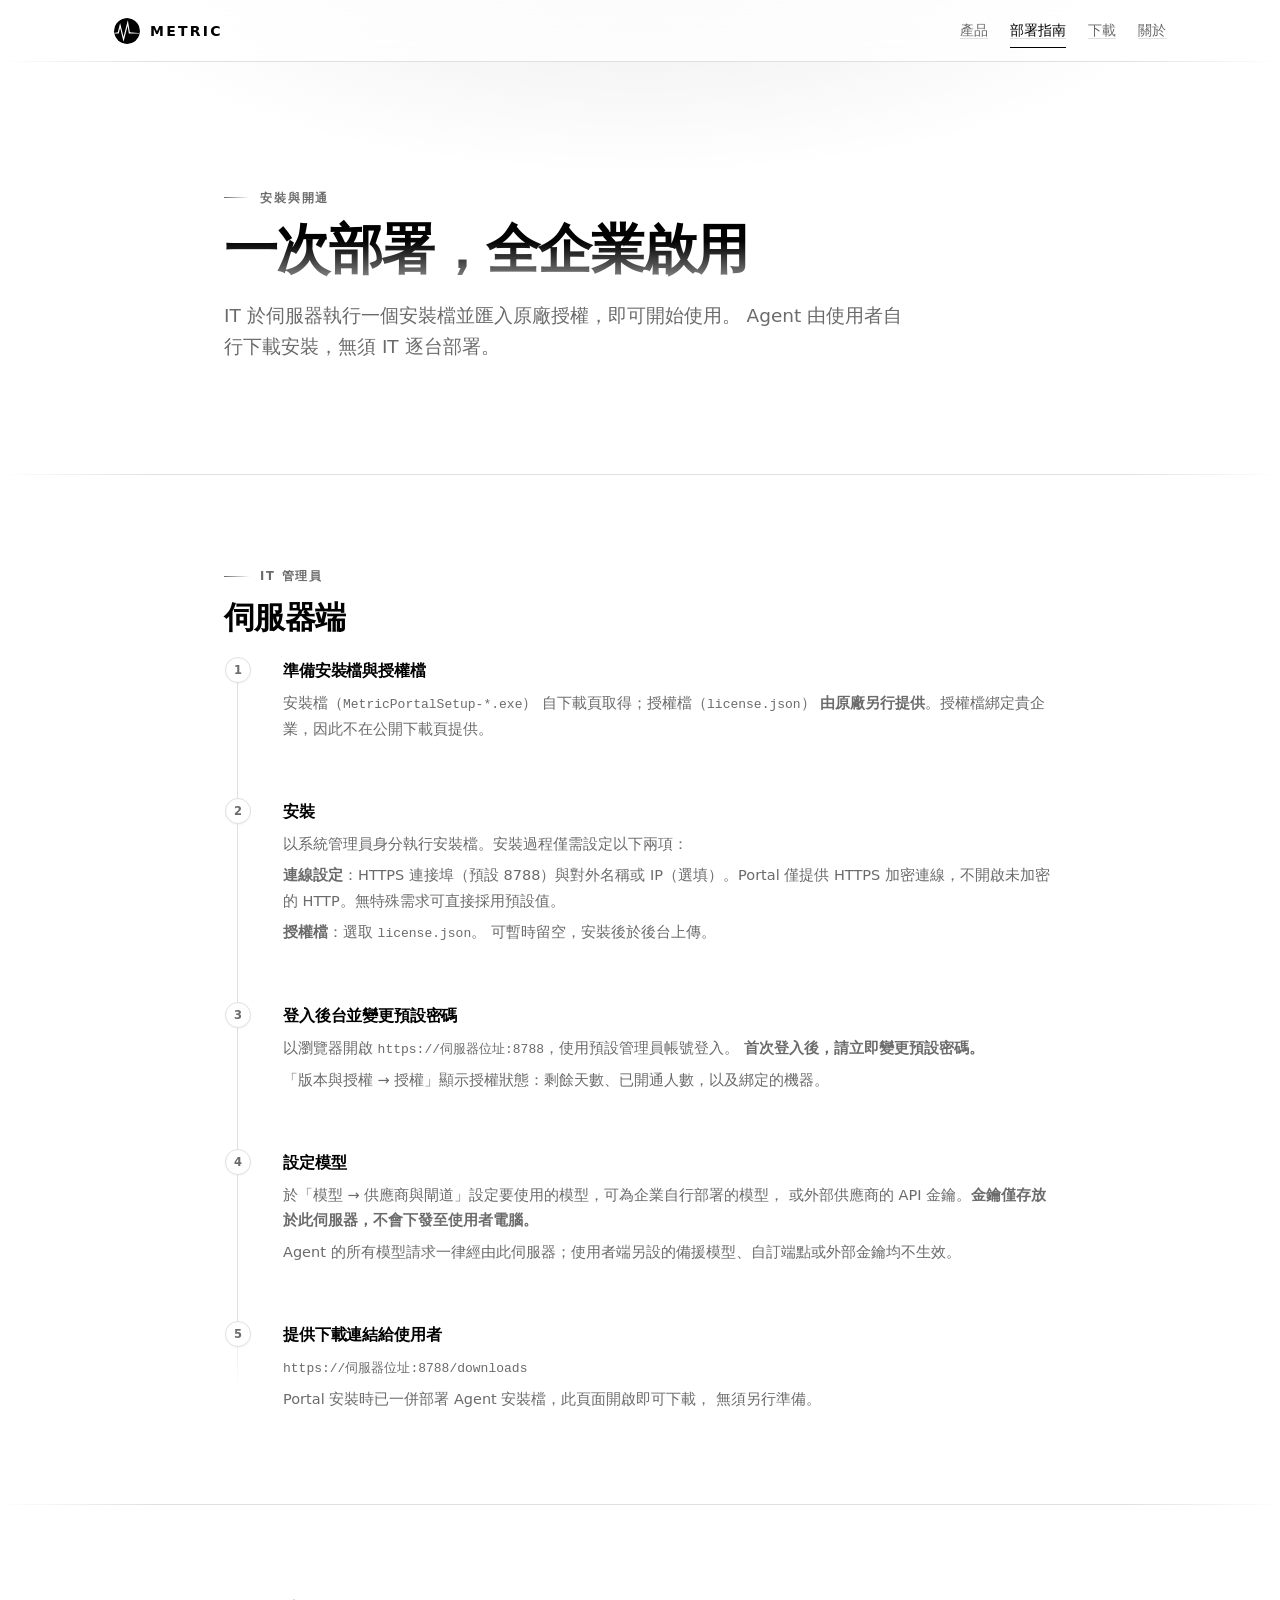
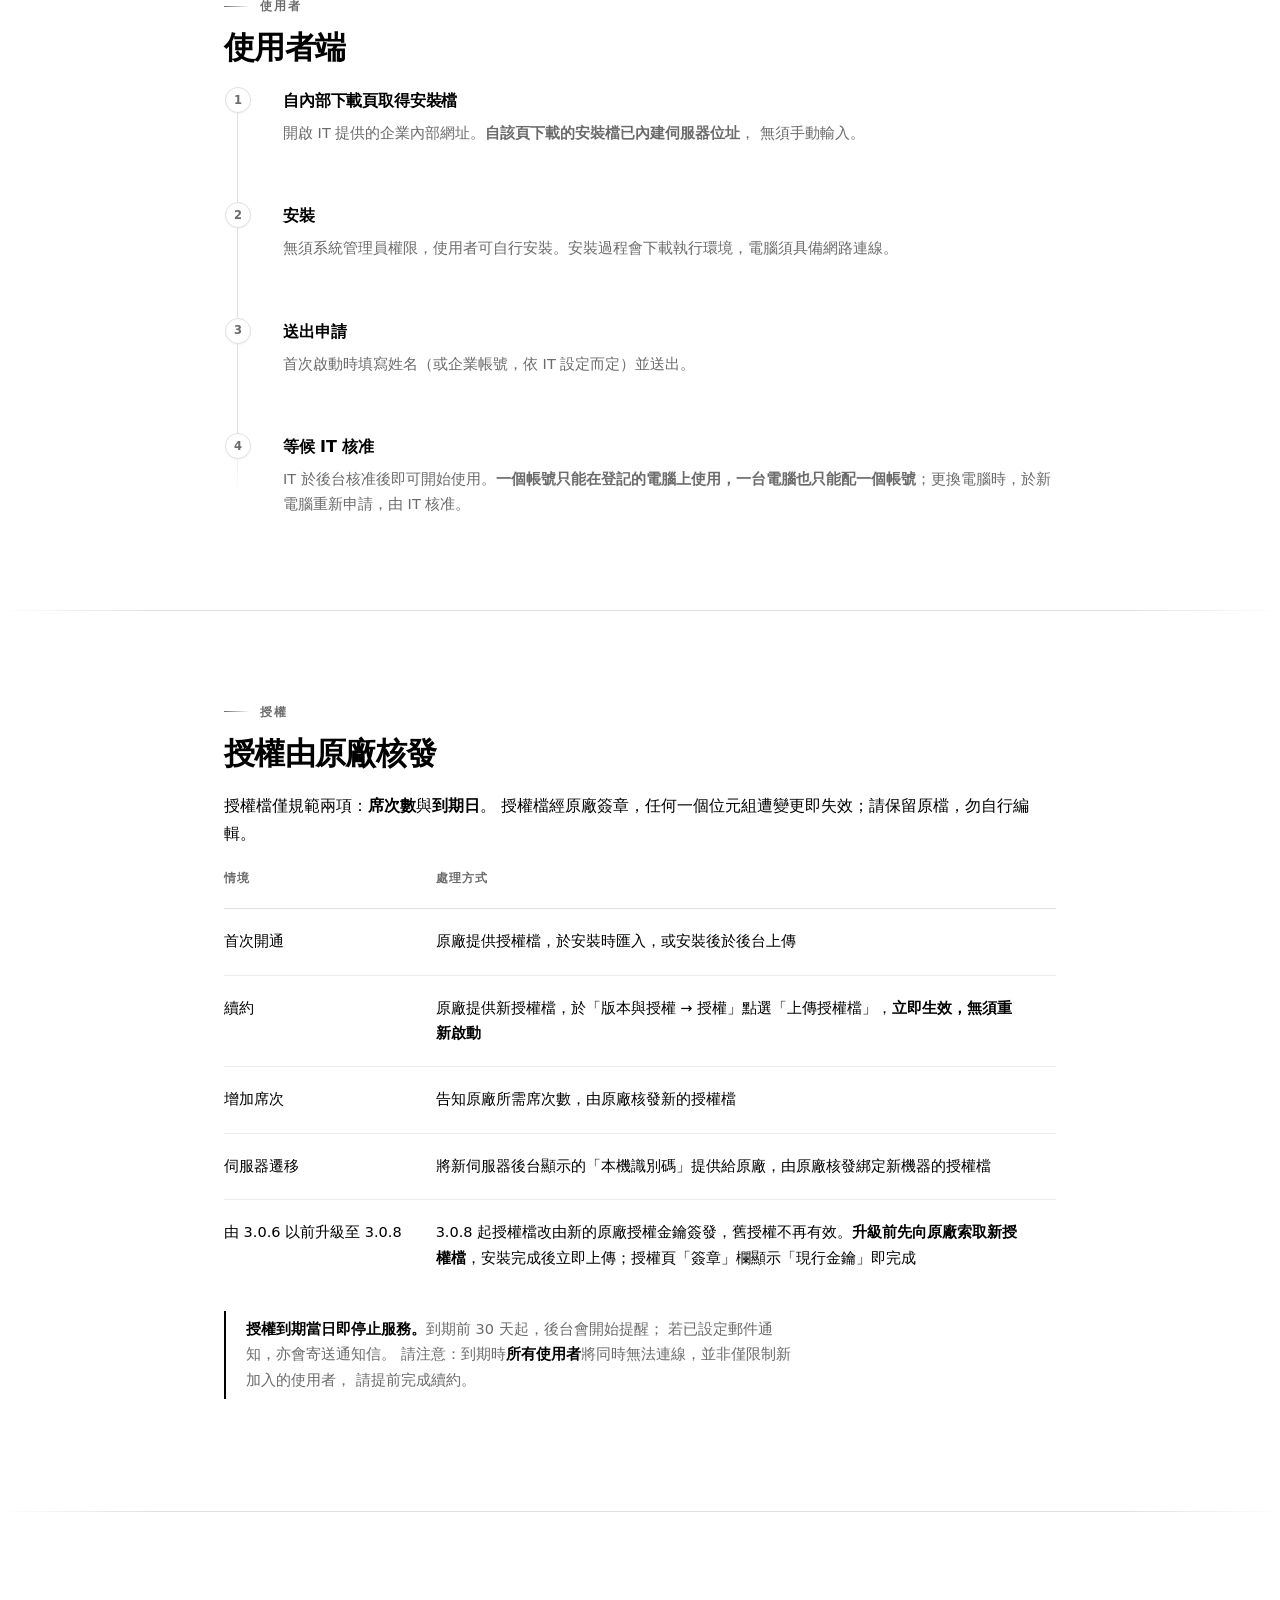
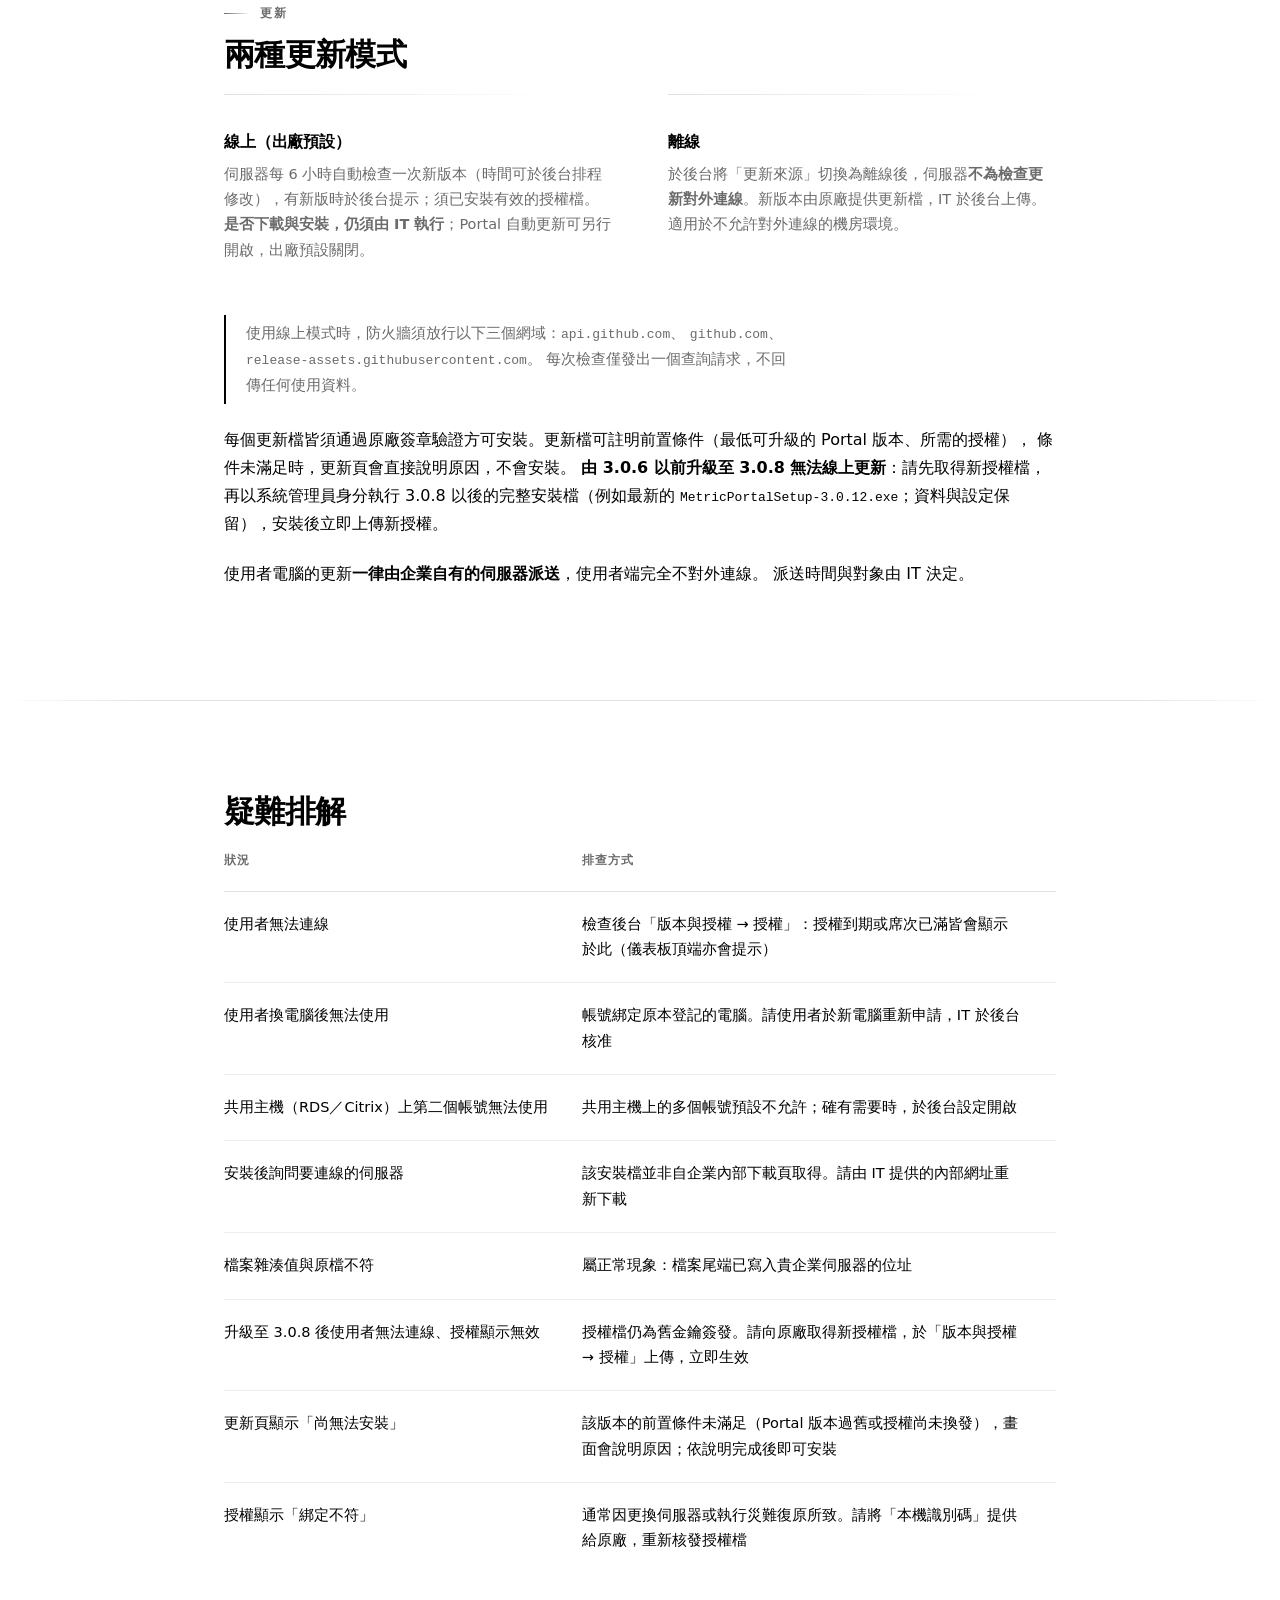
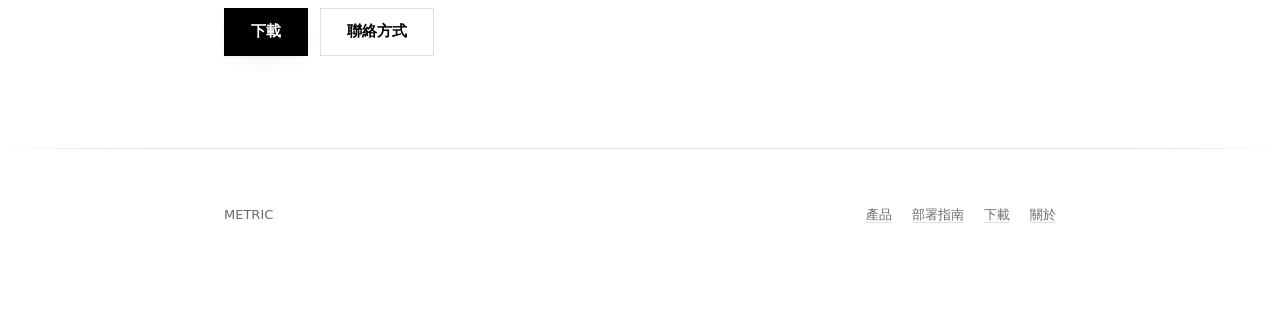
<file: guide.html>
<!DOCTYPE html>
<html lang="zh-Hant">
<head>
<meta charset="utf-8">
<meta name="viewport" content="width=device-width,initial-scale=1">
<title>部署指南 — METRIC</title>
<meta name="description" content="METRIC 的安裝與開通流程：IT 部署 Portal 並匯入授權，使用者自企業內部下載頁取得 Agent。">
<link rel="icon" type="image/svg+xml" href="brand/metric-badge-ink.svg">
<link rel="alternate icon" href="brand/favicon.ico">
<link rel="apple-touch-icon" href="brand/apple-touch-icon.png">
<link rel="stylesheet" href="style.css">
<!-- 社群預覽（LINE／Slack／Teams 貼連結時長什麼樣）。
     🔴 og:image 必須是**絕對網址** —— 爬蟲不會套 <base>，相對路徑一律抓不到。
     沒有 og:image 時各家會自己去猜，實測 LINE 會抓 apple-touch-icon。
     🔴 圖只能用 brand/og-image.png（圓形黑底白波形）。品牌資料夾裡那幾個紅色的
     不是產品在用的標誌 —— 就是它害預覽圖跟品牌對不上過一次。
     搬到自有網域時這裡的絕對網址要一起換。 -->
<meta property="og:type" content="website">
<meta property="og:site_name" content="METRIC">
<meta property="og:locale" content="zh_TW">
<meta property="og:title" content="部署指南 — METRIC">
<meta property="og:description" content="METRIC 的安裝與開通流程：IT 部署 Portal 並匯入授權，使用者自企業內部下載頁取得 Agent。">
<meta property="og:url" content="https://mlmicocake-beep.github.io/metric-website/guide.html">
<meta property="og:image" content="https://mlmicocake-beep.github.io/metric-website/brand/og-image.png">
<meta property="og:image:width" content="1200">
<meta property="og:image:height" content="630">
<meta name="twitter:card" content="summary_large_image">

</head>
<body>

<header>
  <div class="nav">
    <a class="brand" href="index.html"><img class="mark" src="brand/metric-badge-ink.svg" alt="" aria-hidden="true">
      <span>METRIC</span></a>
    <nav>
      <a href="index.html">產品</a>
      <a href="guide.html" aria-current="page">部署指南</a>
      <a href="download.html">下載</a>
      <a href="about.html">關於</a>
    </nav>
  </div>
</header>

<div class="hero">
  <div class="wrap">
    <p class="eyebrow">安裝與開通</p>
    <h1>一次部署，全企業啟用</h1>
    <p class="lead">
      IT 於伺服器執行一個安裝檔並匯入原廠授權，即可開始使用。
      Agent 由使用者自行下載安裝，無須 IT 逐台部署。
    </p>
  </div>
</div>

<section>
  <div class="wrap">
    <p class="eyebrow">IT 管理員</p>
    <h2>伺服器端</h2>
    <ol class="steps">
      <li>
        <h3>準備安裝檔與授權檔</h3>
        <p>安裝檔（<span class="mono">MetricPortalSetup-*.exe</span>）
           自下載頁取得；授權檔（<span class="mono">license.json</span>）
           <b>由原廠另行提供</b>。授權檔綁定貴企業，因此不在公開下載頁提供。</p>
      </li>
      <li>
        <h3>安裝</h3>
        <p>以系統管理員身分執行安裝檔。安裝過程僅需設定以下兩項：</p>
        <p><b>連線設定</b>：HTTPS 連接埠（預設 8788）與對外名稱或 IP（選填）。Portal 僅提供 HTTPS 加密連線，不開啟未加密的 HTTP。無特殊需求可直接採用預設值。</p>
        <p><b>授權檔</b>：選取 <span class="mono">license.json</span>。
           可暫時留空，安裝後於後台上傳。</p>
      </li>
      <li>
        <h3>登入後台並變更預設密碼</h3>
        <p>以瀏覽器開啟 <span class="mono">https://伺服器位址:8788</span>，使用預設管理員帳號登入。
           <b>首次登入後，請立即變更預設密碼。</b></p>
        <p>「版本與授權 → 授權」顯示授權狀態：剩餘天數、已開通人數，以及綁定的機器。</p>
      </li>
      <li>
        <h3>設定模型</h3>
        <p>於「模型 → 供應商與閘道」設定要使用的模型，可為企業自行部署的模型，
           或外部供應商的 API 金鑰。<b>金鑰僅存放於此伺服器，不會下發至使用者電腦。</b></p>
        <p>Agent 的所有模型請求一律經由此伺服器；使用者端另設的備援模型、自訂端點或外部金鑰均不生效。</p>
      </li>
      <li>
        <h3>提供下載連結給使用者</h3>
        <p><span class="mono">https://伺服器位址:8788/downloads</span></p>
        <p>Portal 安裝時已一併部署 Agent 安裝檔，此頁面開啟即可下載，
           無須另行準備。</p>
      </li>
    </ol>
  </div>
</section>

<section>
  <div class="wrap">
    <p class="eyebrow">使用者</p>
    <h2>使用者端</h2>
    <ol class="steps">
      <li>
        <h3>自內部下載頁取得安裝檔</h3>
        <p>開啟 IT 提供的企業內部網址。<b>自該頁下載的安裝檔已內建伺服器位址</b>，
           無須手動輸入。</p>
      </li>
      <li>
        <h3>安裝</h3>
        <p>無須系統管理員權限，使用者可自行安裝。安裝過程會下載執行環境，電腦須具備網路連線。</p>
      </li>
      <li>
        <h3>送出申請</h3>
        <p>首次啟動時填寫姓名（或企業帳號，依 IT 設定而定）並送出。</p>
      </li>
      <li>
        <h3>等候 IT 核准</h3>
        <p>IT 於後台核准後即可開始使用。<b>一個帳號只能在登記的電腦上使用，一台電腦也只能配一個帳號</b>；更換電腦時，於新電腦重新申請，由 IT 核准。</p>
      </li>
    </ol>
  </div>
</section>

<section>
  <div class="wrap">
    <p class="eyebrow">授權</p>
    <h2>授權由原廠核發</h2>
    <p>授權檔僅規範兩項：<b>席次數</b>與<b>到期日</b>。
       授權檔經原廠簽章，任何一個位元組遭變更即失效；請保留原檔，勿自行編輯。</p>
    <table>
      <tr><th>情境</th><th>處理方式</th></tr>
      <tr><td>首次開通</td><td>原廠提供授權檔，於安裝時匯入，或安裝後於後台上傳</td></tr>
      <tr><td>續約</td><td>原廠提供新授權檔，於「版本與授權 → 授權」點選「上傳授權檔」，<b>立即生效，無須重新啟動</b></td></tr>
      <tr><td>增加席次</td><td>告知原廠所需席次數，由原廠核發新的授權檔</td></tr>
      <tr><td>伺服器遷移</td><td>將新伺服器後台顯示的「本機識別碼」提供給原廠，由原廠核發綁定新機器的授權檔</td></tr>
      <tr><td>由 3.0.6 以前升級至 3.0.8</td><td>3.0.8 起授權檔改由新的原廠授權金鑰簽發，舊授權不再有效。<b>升級前先向原廠索取新授權檔</b>，安裝完成後立即上傳；授權頁「簽章」欄顯示「現行金鑰」即完成</td></tr>
    </table>
    <p class="note" style="margin-top:20px">
      <b>授權到期當日即停止服務。</b>到期前 30 天起，後台會開始提醒；
      若已設定郵件通知，亦會寄送通知信。
      請注意：到期時<b>所有使用者</b>將同時無法連線，並非僅限制新加入的使用者，
      請提前完成續約。
    </p>
  </div>
</section>

<section>
  <div class="wrap">
    <p class="eyebrow">更新</p>
    <h2>兩種更新模式</h2>
    <div class="grid">
      <div class="card">
        <h3>線上（出廠預設）</h3>
        <p>伺服器每 6 小時自動檢查一次新版本（時間可於後台排程修改），有新版時於後台提示；須已安裝有效的授權檔。
           <b>是否下載與安裝，仍須由 IT 執行</b>；Portal 自動更新可另行開啟，出廠預設關閉。</p>
      </div>
      <div class="card">
        <h3>離線</h3>
        <p>於後台將「更新來源」切換為離線後，伺服器<b>不為檢查更新對外連線</b>。新版本由原廠提供更新檔，IT 於後台上傳。
           適用於不允許對外連線的機房環境。</p>
      </div>
    </div>
    <p class="note" style="margin-top:18px">
      使用線上模式時，防火牆須放行以下三個網域：<span class="mono">api.github.com</span>、
      <span class="mono">github.com</span>、<span class="mono">release-assets.githubusercontent.com</span>。
      每次檢查僅發出一個查詢請求，不回傳任何使用資料。
    </p>
    <p style="margin-top:22px">
      每個更新檔皆須通過原廠簽章驗證方可安裝。更新檔可註明前置條件（最低可升級的 Portal 版本、所需的授權），
      條件未滿足時，更新頁會直接說明原因，不會安裝。
      <b>由 3.0.6 以前升級至 3.0.8 無法線上更新</b>：請先取得新授權檔，再以系統管理員身分執行
      3.0.8 以後的完整安裝檔（例如最新的 <span class="mono">MetricPortalSetup-3.0.12.exe</span>；資料與設定保留），安裝後立即上傳新授權。
    </p>
    <p style="margin-top:22px">
      使用者電腦的更新<b>一律由企業自有的伺服器派送</b>，使用者端完全不對外連線。
      派送時間與對象由 IT 決定。
    </p>
  </div>
</section>

<section>
  <div class="wrap">
    <h2>疑難排解</h2>
    <table>
      <tr><th>狀況</th><th>排查方式</th></tr>
      <tr><td>使用者無法連線</td><td>檢查後台「版本與授權 → 授權」：授權到期或席次已滿皆會顯示於此（儀表板頂端亦會提示）</td></tr>
      <tr><td>使用者換電腦後無法使用</td><td>帳號綁定原本登記的電腦。請使用者於新電腦重新申請，IT 於後台核准</td></tr>
      <tr><td>共用主機（RDS／Citrix）上第二個帳號無法使用</td><td>共用主機上的多個帳號預設不允許；確有需要時，於後台設定開啟</td></tr>
      <tr><td>安裝後詢問要連線的伺服器</td><td>該安裝檔並非自企業內部下載頁取得。請由 IT 提供的內部網址重新下載</td></tr>
      <tr><td>檔案雜湊值與原檔不符</td><td>屬正常現象：檔案尾端已寫入貴企業伺服器的位址</td></tr>
      <tr><td>升級至 3.0.8 後使用者無法連線、授權顯示無效</td><td>授權檔仍為舊金鑰簽發。請向原廠取得新授權檔，於「版本與授權 → 授權」上傳，立即生效</td></tr>
      <tr><td>更新頁顯示「尚無法安裝」</td><td>該版本的前置條件未滿足（Portal 版本過舊或授權尚未換發），畫面會說明原因；依說明完成後即可安裝</td></tr>
      <tr><td>授權顯示「綁定不符」</td><td>通常因更換伺服器或執行災難復原所致。請將「本機識別碼」提供給原廠，重新核發授權檔</td></tr>
    </table>
    <div class="cta">
      <a class="btn" href="download.html">下載</a>
      <a class="btn alt" href="about.html">聯絡方式</a>
    </div>
  </div>
</section>

<footer>
  <div class="wrap">
    <span>METRIC</span>
    <nav>
      <a href="index.html">產品</a>
      <a href="guide.html">部署指南</a>
      <a href="download.html">下載</a>
      <a href="about.html">關於</a>
    </nav>
  </div>
</footer>

</body>
</html>
</file>
<file: style.css>
/* METRIC 官方網站
 *
 * 色票取自產品的主題定義（`apps/desktop/src/themes/presets.ts` 的 `nousTheme`）
 * 再收斂成營運裁示的全線黑白：#010101 ／ #ffffff。網站與產品要長得像同一個
 * 東西，所以這裡**不另立一套色**。
 *
 * 排版規則取自 `apps/desktop/DESIGN.md`：
 *   1. **Flat, not boxed.** 不要卡片套卡片。分組用留白與單一細線，不要一層層方塊。
 *   2. **文字按鈕不做圓角**，尺寸由 padding × line-height 決定，不給固定高度。
 *   3. **Tokens, not literals.** 顏色一律走 CSS 變數。
 *
 * 🔴 2026-09-21 營運裁示：**漸層、陰影、發光解禁。**（先前的「一律不得使用」
 * 已撤銷。）但兩件事沒有跟著解禁：
 *   - **配色仍然只有黑與白。** 漸層是黑到透明、白到透明，不引入第三個色相。
 *   - **紅色仍然只出現在標誌本體。** 不拿紅當強調色。
 *
 * 🔴 效果一律走變數（--glow／--elev-1／--elev-2／--rule），不要在元件裡寫死
 * rgba。深色模式整組換過一次 —— 淺色底用黑影，深色底用白光，同一組數值
 * 直接套過去會變成「深色模式什麼都看不到」。
 */

:root {
  --bg: #ffffff;
  --fg: #010101;
  --card: #f7f7f7;
  --muted-fg: #6b6b6b;
  --bd: #e0e0e0;
  --bd-faint: #ededed;
  --primary: #010101;
  --primary-fg: #ffffff;

  /* 效果：淺色底＝黑影。數值刻意壓很低，要的是深度不是戲劇性。 */
  --elev-1: 0 1px 2px rgba(1, 1, 1, .04), 0 8px 24px -12px rgba(1, 1, 1, .12);
  --elev-2: 0 2px 4px rgba(1, 1, 1, .05), 0 24px 56px -20px rgba(1, 1, 1, .22);
  --glow: 0 0 0 1px rgba(1, 1, 1, .08), 0 8px 32px -8px rgba(1, 1, 1, .28);
  /* 主角光：hero 背後那一團。淺色底是極淡的灰暈。 */
  --halo: radial-gradient(60% 55% at 50% 0%, rgba(1, 1, 1, .07) 0%, transparent 72%);
  /* 細線：兩端淡出的漸層線，比死板的一條實線細緻 */
  --rule: linear-gradient(90deg, transparent, var(--bd) 12%, var(--bd) 88%, transparent);
  --text-sheen: linear-gradient(180deg, var(--fg) 30%, color-mix(in srgb, var(--fg) 45%, var(--bg)) 100%);

  --max: 880px;
  --max-wide: 1100px;
  --radius: 4px;

  --s1: 6px;
  --s2: 12px;
  --s3: 20px;
  --s4: 34px;
  --s5: 56px;
  --s6: 92px;

  --sans: "Segoe WPC", "Segoe UI", -apple-system, BlinkMacSystemFont,
          "SF Pro Text", "SF Pro Display", system-ui, "Noto Sans TC",
          "Microsoft JhengHei", sans-serif;
  --mono: Menlo, Monaco, "SF Mono", "Courier Prime", Consolas, monospace;
}

/* 🔴 深色模式不是把上面那組照抄。黑底上的黑影＝看不見，所以改成白光。 */
@media (prefers-color-scheme: dark) {
  :root:not([data-theme="light"]) {
    --bg: #010101;
    --fg: #ffffff;
    --card: #0d0d0d;
    --muted-fg: #8a8a8a;
    --bd: #2e2e2e;
    --bd-faint: #1c1c1c;
    --primary: #ffffff;
    --primary-fg: #010101;

    --elev-1: 0 1px 2px rgba(0, 0, 0, .6), 0 8px 24px -12px rgba(0, 0, 0, .9);
    --elev-2: 0 2px 4px rgba(0, 0, 0, .7), 0 24px 56px -20px rgba(0, 0, 0, 1);
    --glow: 0 0 0 1px rgba(255, 255, 255, .14), 0 8px 34px -6px rgba(255, 255, 255, .22);
    --halo: radial-gradient(60% 55% at 50% 0%, rgba(255, 255, 255, .11) 0%, transparent 72%);
  }
}
:root[data-theme="dark"] {
  --bg: #010101;
  --fg: #ffffff;
  --card: #0d0d0d;
  --muted-fg: #8a8a8a;
  --bd: #2e2e2e;
  --bd-faint: #1c1c1c;
  --primary: #ffffff;
  --primary-fg: #010101;
  --elev-1: 0 1px 2px rgba(0, 0, 0, .6), 0 8px 24px -12px rgba(0, 0, 0, .9);
  --elev-2: 0 2px 4px rgba(0, 0, 0, .7), 0 24px 56px -20px rgba(0, 0, 0, 1);
  --glow: 0 0 0 1px rgba(255, 255, 255, .14), 0 8px 34px -6px rgba(255, 255, 255, .22);
  --halo: radial-gradient(60% 55% at 50% 0%, rgba(255, 255, 255, .11) 0%, transparent 72%);
}

* { box-sizing: border-box; }
html { scroll-behavior: smooth; -webkit-text-size-adjust: 100%; }

body {
  margin: 0;
  background: var(--bg);
  color: var(--fg);
  font: 16px/1.75 var(--sans);
  -webkit-font-smoothing: antialiased;
  text-rendering: optimizeLegibility;
}

::selection { background: var(--fg); color: var(--bg); }
:focus-visible { outline: 2px solid var(--fg); outline-offset: 3px; }

.wrap { max-width: var(--max); margin: 0 auto; padding: 0 24px; }

/* ── 頂欄 ──────────────────────────────────────────────────────────────── */
/* 半透明＋背景模糊，捲動時內容從底下透出來。細線用漸層，兩端淡出。 */
header {
  position: sticky; top: 0; z-index: 10;
  background: color-mix(in srgb, var(--bg) 78%, transparent);
  backdrop-filter: saturate(180%) blur(14px);
  -webkit-backdrop-filter: saturate(180%) blur(14px);
}
header::after {
  content: ""; position: absolute; left: 0; right: 0; bottom: 0; height: 1px;
  background: var(--rule);
}
@supports not (backdrop-filter: blur(1px)) {
  header { background: var(--bg); }
}
.nav {
  max-width: var(--max-wide); margin: 0 auto; padding: 14px 24px;
  display: flex; align-items: center; gap: 26px;
}
/* 標誌＝產品實際在用的那個圖示：圓形、黑底、白色波形（metric-badge-ink.svg，
   與出貨的 portal-icon.ico 同一個）。
   ⚠️ 容易拿錯的鄰居：metric-app-icon.svg 是圓角方形＋紅波形。
   規範：符號周圍留白 ≥ 波形高度 1/4（用外距給出來）。 */
.brand { display: flex; align-items: center; gap: 10px; text-decoration: none; }
.brand .mark {
  width: 26px; height: 26px; display: block; border-radius: 50%; margin: 3px 0;
  transition: box-shadow .25s ease;
}
.brand:hover .mark { box-shadow: var(--glow); }
.brand span { font-weight: 600; letter-spacing: .16em; font-size: 14px; color: var(--fg); }
.nav nav { margin-left: auto; display: flex; gap: 22px; flex-wrap: wrap; }
.nav nav a {
  color: var(--muted-fg); text-decoration: none; font-size: 14px;
  padding: 4px 0; border-bottom: 1px solid transparent;
  transition: color .18s ease, border-color .18s ease;
}
.nav nav a:hover { color: var(--fg); border-bottom-color: var(--bd); text-decoration: none; }
.nav nav a[aria-current="page"] { color: var(--fg); border-bottom-color: var(--primary); }

/* ── 版塊 ──────────────────────────────────────────────────────────────── */
section { padding: var(--s6) 0; position: relative; }
section::before {
  content: ""; position: absolute; left: 0; right: 0; top: 0; height: 1px;
  background: var(--rule);
}

/* Hero：背後一團光暈。不是裝飾 —— 它把視線帶到標題上。 */
.hero {
  padding: calc(var(--s6) + 34px) 0 var(--s6);
  position: relative; isolation: isolate;
}
.hero::before {
  content: ""; position: absolute; inset: -20% 0 0; z-index: -1;
  background: var(--halo); pointer-events: none;
}

/* 反轉版塊：黑白對調＋一層漸層讓它不是死板的一塊黑 */
section.invert {
  background: var(--fg); color: var(--bg); border-top: 0;
  --muted-fg: color-mix(in srgb, var(--bg) 62%, var(--fg));
  --bd: color-mix(in srgb, var(--bg) 26%, var(--fg));
  --bd-faint: color-mix(in srgb, var(--bg) 14%, var(--fg));
  --primary: var(--bg);
  --primary-fg: var(--fg);
}
section.invert::before { display: none; }
section.invert h1, section.invert h2, section.invert h3, section.invert b { color: var(--bg); }

/* 🔴 深色模式不要真的翻成整片白 —— 在暗房裡看網站時那是一記閃光燈。
   改成「比頁面再亮一階的面板」＋上緣一道光暈，一樣是強調，但不刺眼。 */
@media (prefers-color-scheme: dark) {
  :root:not([data-theme="light"]) section.invert {
    background: linear-gradient(180deg,
      color-mix(in srgb, var(--fg) 9%, var(--bg)) 0%,
      color-mix(in srgb, var(--fg) 4%, var(--bg)) 100%);
    color: var(--fg);
    --muted-fg: #8a8a8a;
    --bd: #333333;
    --bd-faint: #242424;
    --primary: #ffffff;
    --primary-fg: #010101;
    box-shadow: inset 0 1px 0 rgba(255, 255, 255, .16);
  }
  :root:not([data-theme="light"]) section.invert h1,
  :root:not([data-theme="light"]) section.invert h2,
  :root:not([data-theme="light"]) section.invert h3,
  :root:not([data-theme="light"]) section.invert b,
  :root:not([data-theme="light"]) section.invert ul.tick li b { color: var(--fg); }
}

h1 {
  font-size: clamp(32px, 5.4vw, 54px); line-height: 1.12;
  margin: 0 0 var(--s3); letter-spacing: -.03em; font-weight: 600;
  max-width: 20ch;
  /* 大字給一點縱向漸層，讓它有重量。純黑白，不引入色相。 */
  background: var(--text-sheen);
  -webkit-background-clip: text; background-clip: text;
  color: transparent;
}
section.invert h1, section.invert h2 { background: none; color: var(--bg); }
h2 {
  font-size: clamp(22px, 3vw, 31px); line-height: 1.24;
  margin: 0 0 var(--s3); font-weight: 600; letter-spacing: -.022em;
  max-width: 26ch;
}
h3 { font-size: 16px; margin: 0 0 var(--s1); font-weight: 600; letter-spacing: -.01em; }
p { margin: 0 0 var(--s3); }
.lead { font-size: 18.5px; line-height: 1.68; color: var(--muted-fg); max-width: 58ch; }

.eyebrow {
  font-size: 11.5px; letter-spacing: .16em; text-transform: uppercase;
  color: var(--muted-fg); margin: 0 0 var(--s2); font-weight: 600;
  display: flex; align-items: center; gap: 10px;
}
.eyebrow::before {
  content: ""; width: 26px; height: 1px; flex: none;
  background: linear-gradient(90deg, currentColor, transparent);
}

a { color: var(--primary); text-decoration: none; }
a:not(.btn):not(.brand) {
  text-decoration: underline; text-decoration-thickness: 1px;
  text-underline-offset: 3px; text-decoration-color: var(--bd);
  transition: text-decoration-color .18s ease;
}
.nav nav a, footer nav a { text-decoration: none; }
a:not(.btn):not(.brand):hover { text-decoration-color: currentColor; }

/* ── 按鈕 ──────────────────────────────────────────────────────────────── */
.cta { display: flex; gap: 12px; flex-wrap: wrap; margin-top: var(--s4); }
.btn {
  display: inline-block; padding: 12px 26px; border-radius: 0;
  font-weight: 600; font-size: 14.5px; line-height: 1.5; text-decoration: none;
  background: var(--primary); color: var(--primary-fg);
  border: 1px solid var(--primary);
  box-shadow: var(--elev-1);
  transition: box-shadow .22s ease, transform .22s ease, background .18s ease,
              color .18s ease, border-color .18s ease;
}
.btn:hover {
  box-shadow: var(--glow); transform: translateY(-1px); text-decoration: none;
}
.btn:active { transform: none; box-shadow: var(--elev-1); }
.btn.alt {
  background: transparent; color: var(--fg); border-color: var(--bd); box-shadow: none;
}
.btn.alt:hover { border-color: var(--fg); box-shadow: var(--elev-1); }

/* ── 分組 ──────────────────────────────────────────────────────────────── */
.grid { display: grid; gap: 0 var(--s5); grid-template-columns: repeat(auto-fit, minmax(240px, 1fr)); }
.card {
  padding: var(--s4) 0; position: relative;
  transition: transform .22s ease;
}
.card::before {
  content: ""; position: absolute; left: 0; right: var(--s5); top: 0; height: 1px;
  background: linear-gradient(90deg, var(--bd), transparent);
  transition: background .25s ease;
}
.card:hover { transform: translateY(-2px); }
.card:hover::before { background: linear-gradient(90deg, var(--fg), transparent); }
.card p { margin: 0; color: var(--muted-fg); font-size: 14.5px; }
.card h3 { color: var(--fg); margin-bottom: var(--s1); }

/* 數字：這一站最大的字。 */
.stats { display: flex; flex-wrap: wrap; margin-top: var(--s4); position: relative; }
.stats::before {
  content: ""; position: absolute; left: 0; right: 0; top: 0; height: 1px;
  background: var(--rule);
}
.stat {
  padding: var(--s4) var(--s5) var(--s3) 0;
  margin-right: var(--s5); position: relative;
}
.stat::after {
  content: ""; position: absolute; right: 0; top: var(--s4); bottom: var(--s3); width: 1px;
  background: linear-gradient(180deg, var(--bd), transparent);
}
.stat:last-child { margin-right: 0; padding-right: 0; }
.stat:last-child::after { display: none; }
.stat .n {
  font-size: clamp(40px, 6.2vw, 60px); font-weight: 600; line-height: 1;
  letter-spacing: -.05em; font-variant-numeric: tabular-nums;
  background: var(--text-sheen);
  -webkit-background-clip: text; background-clip: text; color: transparent;
}
.stat .l {
  font-size: 12px; color: var(--muted-fg); margin-top: var(--s2);
  letter-spacing: .08em; text-transform: uppercase;
}

/* 步驟 */
ol.steps { counter-reset: s; list-style: none; padding: 0; margin: 0; }
ol.steps > li {
  counter-increment: s; position: relative;
  padding: 0 0 var(--s5) 46px; margin-left: 12px;
  border-left: 1px solid transparent;
  background: linear-gradient(180deg, var(--bd), var(--bd)) left / 1px 100% no-repeat;
}
ol.steps > li:last-child {
  padding-bottom: 0;
  background: linear-gradient(180deg, var(--bd), transparent 70%) left / 1px 100% no-repeat;
}
ol.steps > li::before {
  content: counter(s); position: absolute; left: -12px; top: 0;
  width: 24px; height: 24px; border-radius: 50%;
  background: var(--bg); border: 1px solid var(--bd); color: var(--muted-fg);
  font-size: 11.5px; font-weight: 600; display: grid; place-items: center;
  font-variant-numeric: tabular-nums;
  box-shadow: var(--elev-1); transition: box-shadow .22s ease, color .22s ease;
}
ol.steps > li:hover::before { color: var(--fg); box-shadow: var(--glow); }
ol.steps h3 { margin: 0 0 var(--s1); }
ol.steps p { color: var(--muted-fg); font-size: 14.5px; margin: 0 0 var(--s1); }
ol.steps p:last-child { margin-bottom: 0; }

/* 表格 */
table { width: 100%; border-collapse: collapse; font-size: 14.5px; }
th, td {
  text-align: left; padding: var(--s3) var(--s4) var(--s3) 0;
  border-bottom: 1px solid var(--bd-faint); vertical-align: top;
}
tr:first-child th { border-bottom-color: var(--bd); }
th {
  color: var(--muted-fg); font-weight: 600; font-size: 11.5px;
  letter-spacing: .1em; text-transform: uppercase; padding-top: 0;
}
td:first-child { white-space: nowrap; color: var(--fg); }
tr:last-child td { border-bottom: 0; }

.mono { font-family: var(--mono); font-size: 13px; }
pre {
  background: var(--card); border: 1px solid var(--bd); border-radius: var(--radius);
  padding: var(--s3); overflow-x: auto; margin: 0 0 var(--s3);
  font-family: var(--mono); font-size: 13px; line-height: 1.7;
  box-shadow: var(--elev-1);
}
.note {
  border-left: 2px solid var(--primary); padding: var(--s1) 0 var(--s1) var(--s3);
  color: var(--muted-fg); font-size: 14.5px; margin: 0 0 var(--s3); max-width: 62ch;
}
.note b { color: var(--fg); }

ul.tick { list-style: none; padding: 0; margin: 0; }
ul.tick li {
  padding: var(--s3) 0 var(--s3) 32px; position: relative;
  color: var(--muted-fg); font-size: 15.5px; line-height: 1.7;
  border-bottom: 1px solid var(--bd-faint);
}
ul.tick li:last-child { border-bottom: 0; }
ul.tick li::before {
  content: ""; position: absolute; left: 0; top: 30px; width: 16px; height: 1px;
  background: linear-gradient(90deg, currentColor, transparent);
}
ul.tick li b { color: var(--fg); display: block; margin-bottom: 2px; }
section.invert ul.tick li b { color: var(--bg); }

footer {
  padding: var(--s5) 0 var(--s6); color: var(--muted-fg); font-size: 13px;
  position: relative;
}
footer::before {
  content: ""; position: absolute; left: 0; right: 0; top: 0; height: 1px;
  background: var(--rule);
}
footer .wrap { display: flex; gap: var(--s3); flex-wrap: wrap; align-items: center; }
footer nav { margin-left: auto; display: flex; gap: var(--s3); flex-wrap: wrap; }
footer a { color: var(--muted-fg); }
footer a:hover { color: var(--fg); }

/* ── 圖片 ──────────────────────────────────────────────────────────────── */
/* ⚠️ 這些是實機截圖，IP／序號都已遮蔽 —— 換圖時要先確認同一件事。 */
figure { margin: 0; }
figure img {
  display: block; width: 100%; height: auto;
  border: 1px solid var(--bd); border-radius: var(--radius);
  background: var(--card);
  box-shadow: var(--elev-2);
}
figcaption { color: var(--muted-fg); font-size: 13px; margin-top: var(--s2); }

.split {
  display: grid; gap: var(--s5); align-items: center;
  grid-template-columns: minmax(0, 0.9fr) minmax(0, 1.1fr);
}
.split.flip > figure { order: -1; }
.split .txt > :last-child { margin-bottom: 0; }

.wide { max-width: var(--max-wide); margin: 0 auto; padding: 0 24px; }

/* ── 進場：捲到才浮現。純 CSS，沒有 JS。 ──────────────────────────────── */
/* 🔴 只在瀏覽器真的支援時才把初始狀態設成透明 —— 否則不支援的瀏覽器
   會看到一片空白。Safari／Firefox 目前是直接顯示，那是刻意的降級。 */
@supports (animation-timeline: view()) {
  @media (prefers-reduced-motion: no-preference) {
    section > .wrap > *, section > .wide, .hero > .wrap > * {
      animation: rise linear both;
      animation-timeline: view();
      animation-range: entry 0% cover 22%;
    }
  }
}
@keyframes rise {
  from { opacity: 0; transform: translateY(16px); }
  to   { opacity: 1; transform: none; }
}

@media (prefers-reduced-motion: reduce) {
  * { animation: none !important; transition: none !important; }
  html { scroll-behavior: auto; }
}

@media (max-width: 760px) {
  .split { grid-template-columns: 1fr; gap: var(--s4); }
  .split.flip > figure { order: 0; }
}

@media (max-width: 640px) {
  :root { --s5: 36px; --s6: 52px; }
  .hero { padding: var(--s6) 0 calc(var(--s6) - 12px); }
  h1 { max-width: none; }
  /* flex-wrap：真機字體比模擬器寬時，讓導覽列掉到第二行，
     而不是被 flex 擠扁到看不清楚。 */
  .nav { gap: 10px 14px; padding: 12px 20px; flex-wrap: wrap; }
  .nav nav { gap: 16px; margin-left: auto; }
  .wrap, .wide { padding: 0 20px; }
  .grid { gap: 0; }
  .card::before { right: 0; }
  .stats { margin-top: var(--s3); }
  .stat { padding: var(--s3) var(--s4) var(--s2) 0; margin-right: var(--s4); }
  .stat::after { top: var(--s3); bottom: var(--s2); }
  th, td { padding-right: var(--s3); }
  td:first-child { white-space: normal; }
}
</file>
